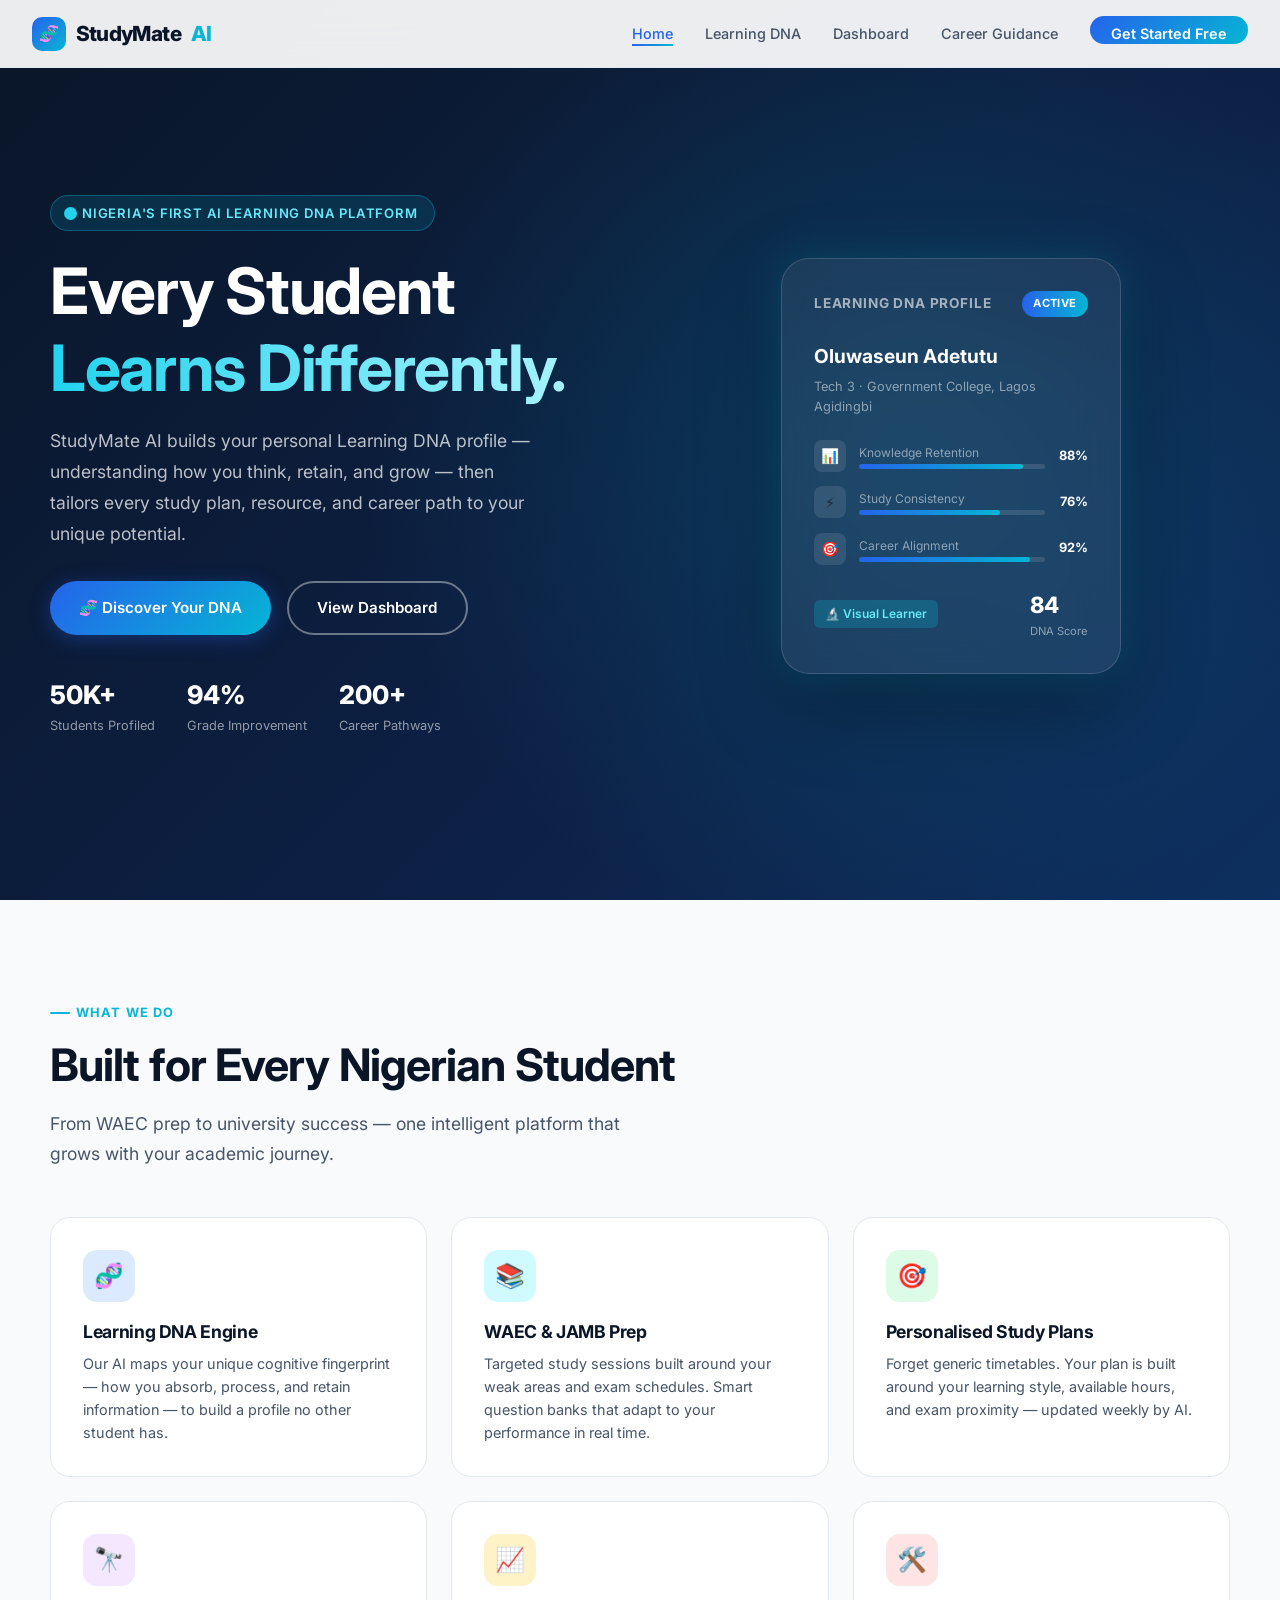
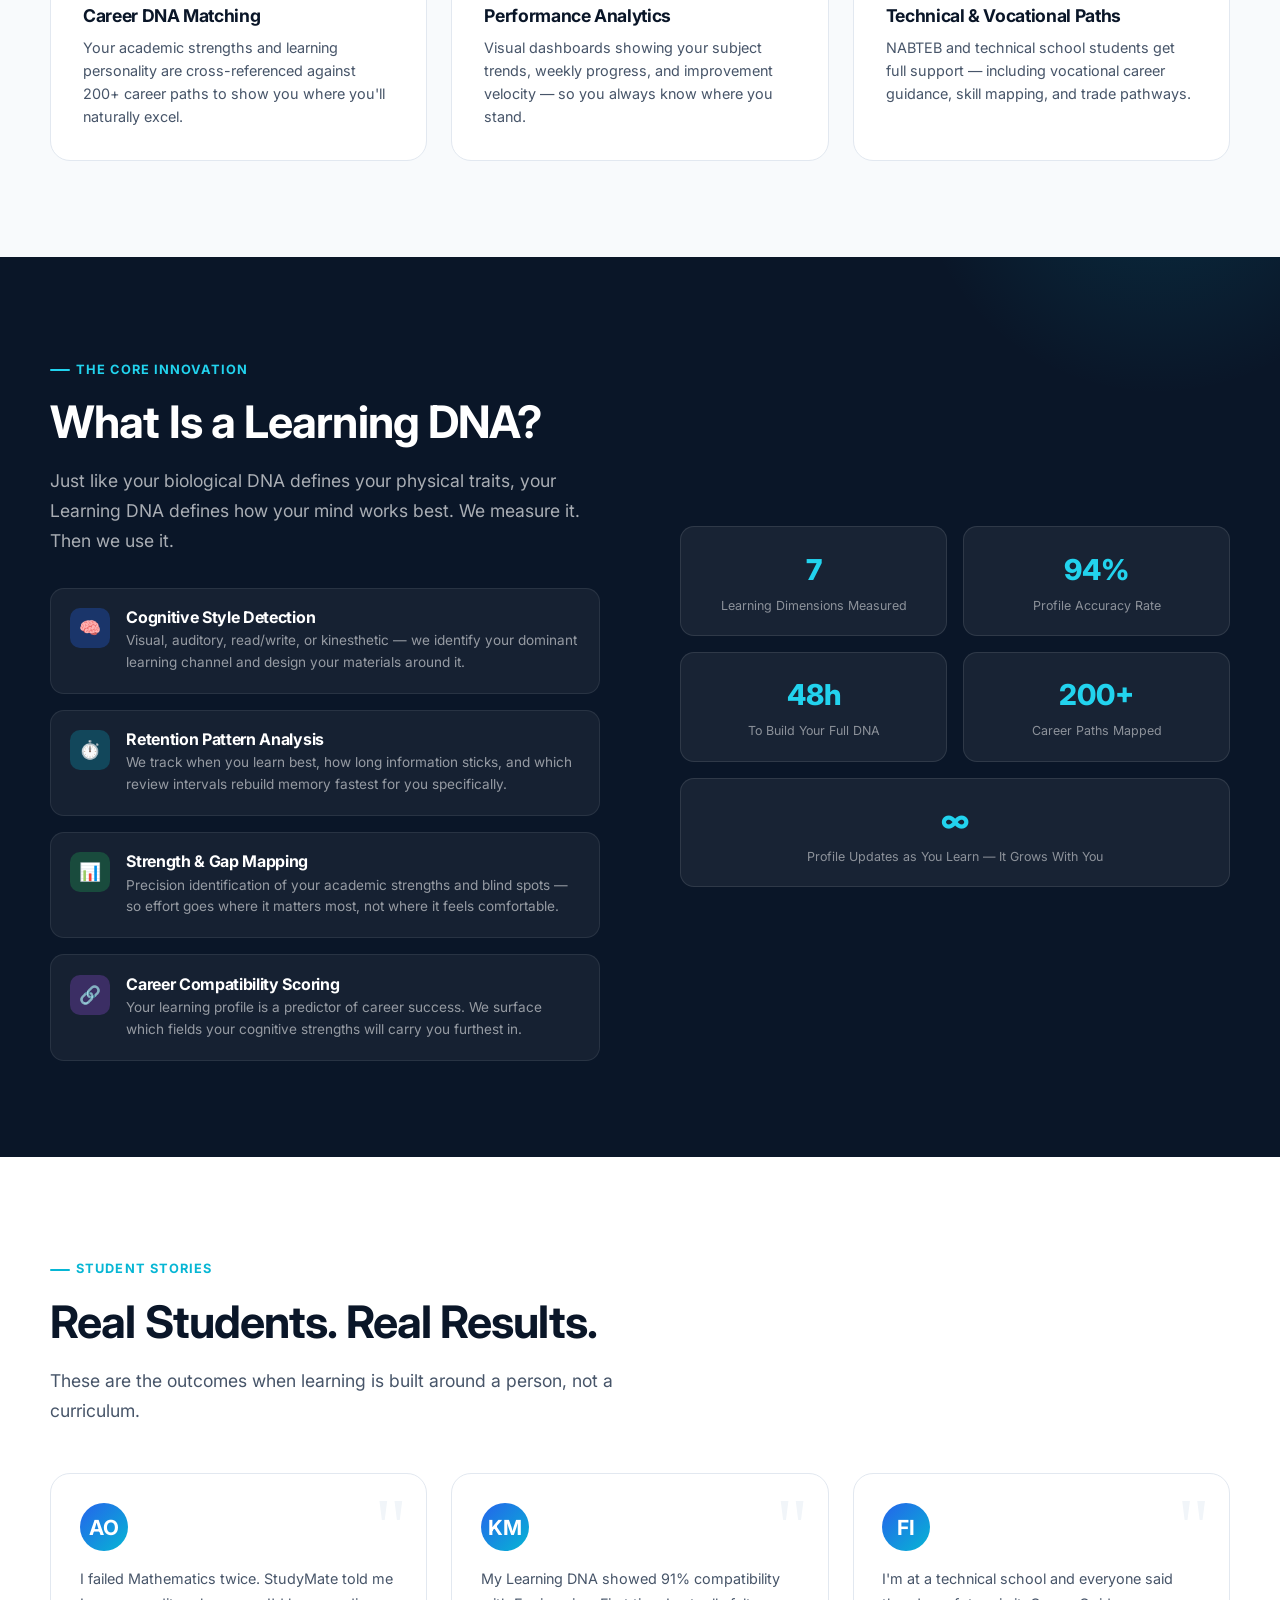
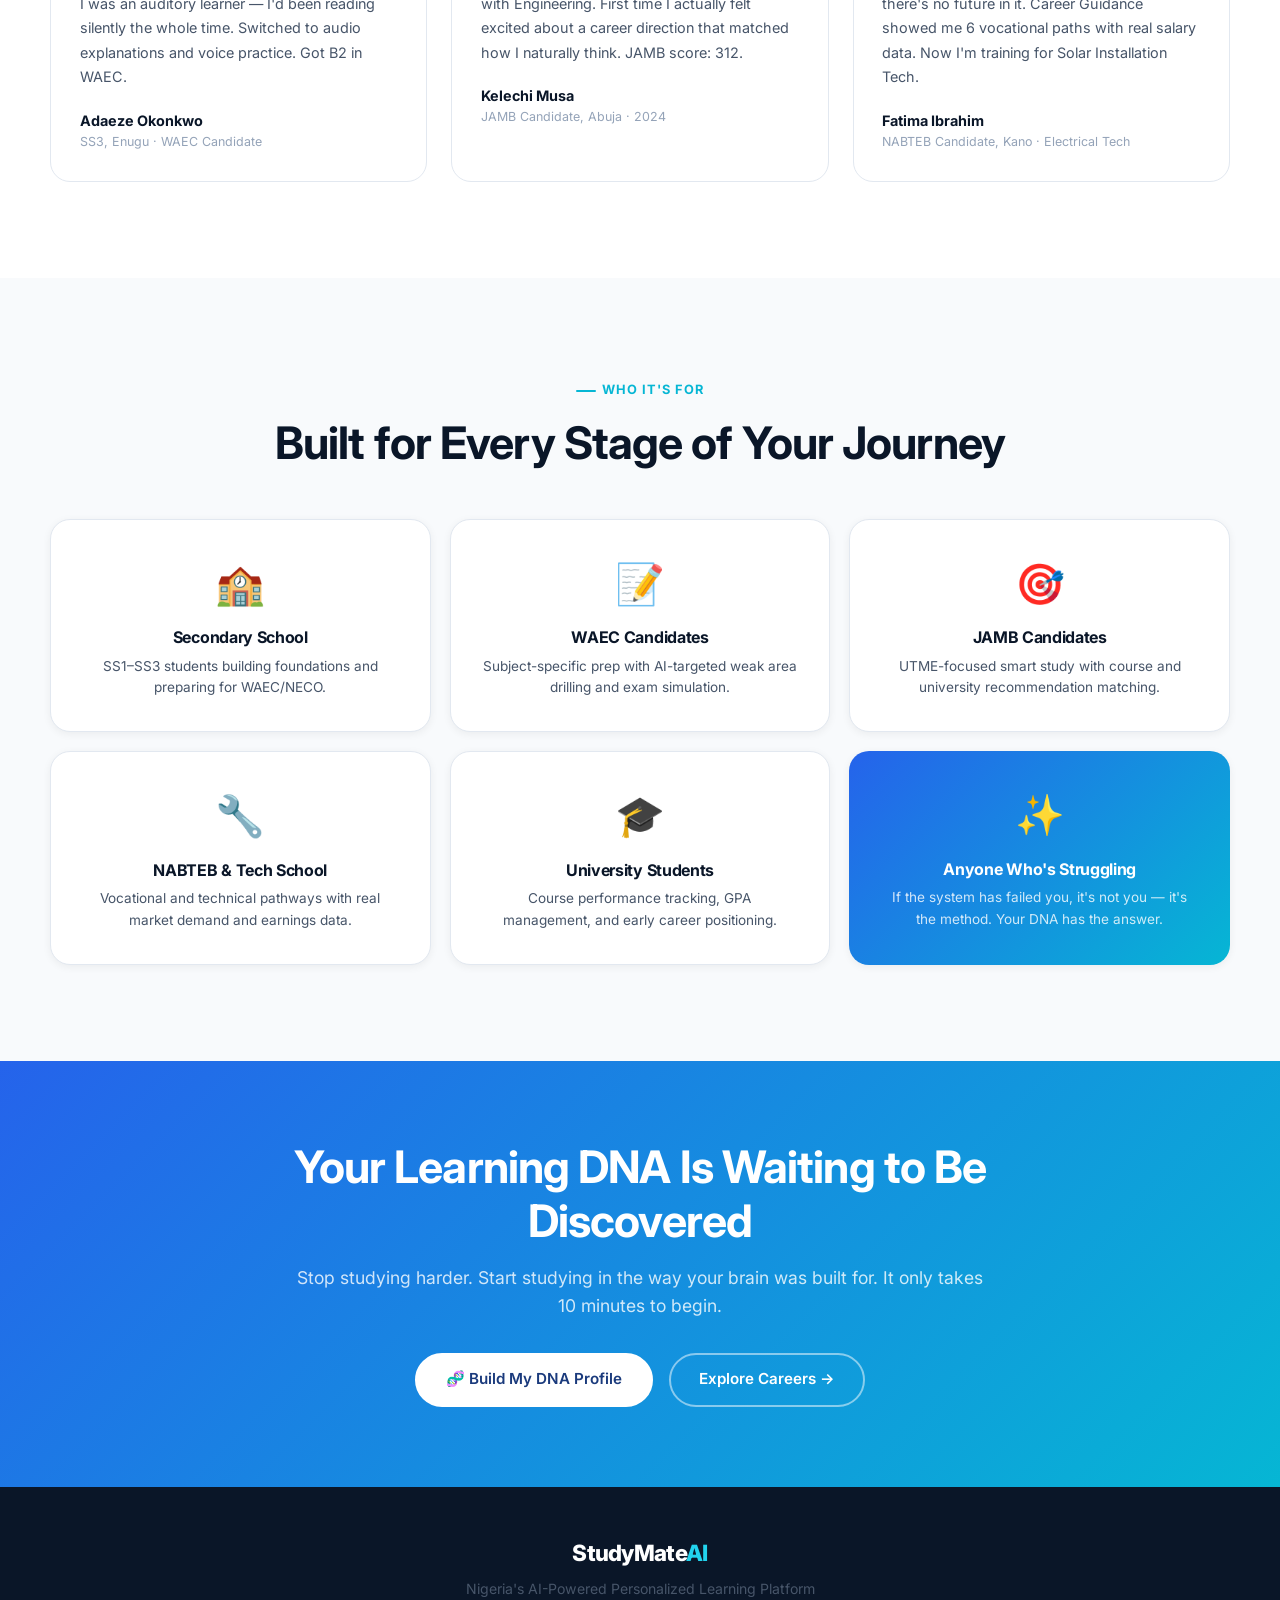
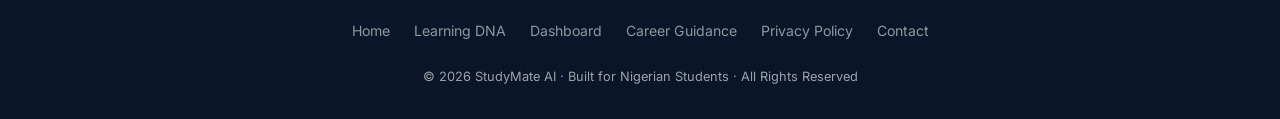
<file: index.html>
<!DOCTYPE html>
<html lang="en">
<head>
  <meta charset="UTF-8" />
  <meta name="viewport" content="width=device-width, initial-scale=1.0" />
  <title>StudyMate AI — Every Student Learns Differently</title>
  <link rel="stylesheet" href="style.css" />
  <link rel="preconnect" href="https://fonts.googleapis.com" />
  <link href="https://fonts.googleapis.com/css2?family=Inter:wght@400;500;600;700;800&display=swap" rel="stylesheet" />
</head>
<body>

<!-- ====== NAVBAR ====== -->
<nav class="navbar">
  <a href="index.html" class="nav-brand">
    <div class="brand-icon">🧬</div>
    StudyMate <span>AI</span>
  </a>
  <ul class="nav-links">
    <li><a href="index.html" class="active">Home</a></li>
    <li><a href="learning-dna.html">Learning DNA</a></li>
    <li><a href="dashboard.html">Dashboard</a></li>
    <li><a href="career-guidance.html">Career Guidance</a></li>
    <li><a href="learning-dna.html" class="nav-cta">Get Started Free</a></li>
  </ul>
  <button class="hamburger" aria-label="Menu">
    <span></span><span></span><span></span>
  </button>
</nav>
<div class="classList" id="classList">
<div class="mobile-menu">
  <a href="index.html">Home</a>
  <a href="learning-dna.html">Learning DNA</a>
  <a href="dashboard.html">Dashboard</a>
  <a href="career-guidance.html">Career Guidance</a>
  <a href="learning-dna.html" class="mobile-cta">Get Started Free</a>
</div>

</div>

<!-- ====== HERO ====== -->
<section class="hero">
  <div class="hero-grid">
    <div class="hero-content anim-fadeup">
      <div class="hero-eyebrow">
        <div class="dot"></div>
        Nigeria's First AI Learning DNA Platform
      </div>
      <h1>Every Student<br><em>Learns Differently.</em></h1>
      <p class="hero-sub">
        StudyMate AI builds your personal Learning DNA profile — understanding how you think, retain, and grow — then tailors every study plan, resource, and career path to your unique potential.
      </p>
      <div class="hero-btns">
        <a href="learning-dna.html" class="btn btn-primary">🧬 Discover Your DNA</a>
        <a href="dashboard.html" class="btn btn-outline">View Dashboard</a>
      </div>
      <div class="hero-stats">
        <div class="hero-stat">
          <strong>50K+</strong>
          <span>Students Profiled</span>
        </div>
        <div class="hero-stat">
          <strong>94%</strong>
          <span>Grade Improvement</span>
        </div>
        <div class="hero-stat">
          <strong>200+</strong>
          <span>Career Pathways</span>
        </div>
      </div>
    </div>

    <div class="hero-visual anim-fadeup anim-delay-3">
      <div class="dna-card">
        <div class="dna-card-header">
          <span class="dna-card-title">Learning DNA Profile</span>
          <span class="dna-badge">ACTIVE</span>
        </div>
        <div class="dna-name">Oluwaseun Adetutu</div>
        <div class="dna-school">Tech 3 ·  Government College, Lagos Agidingbi</div>
        <div class="dna-metrics">
          <div class="dna-metric-row">
            <div class="dna-metric-icon">📊</div>
            <div class="dna-metric-info">
              <div class="dna-metric-label">Knowledge Retention</div>
              <div class="dna-metric-bar"><div class="dna-metric-fill" style="width:88%"></div></div>
            </div>
            <div class="dna-metric-pct">88%</div>
          </div>
          <div class="dna-metric-row">
            <div class="dna-metric-icon">⚡</div>
            <div class="dna-metric-info">
              <div class="dna-metric-label">Study Consistency</div>
              <div class="dna-metric-bar"><div class="dna-metric-fill" style="width:76%"></div></div>
            </div>
            <div class="dna-metric-pct">76%</div>
          </div>
          <div class="dna-metric-row">
            <div class="dna-metric-icon">🎯</div>
            <div class="dna-metric-info">
              <div class="dna-metric-label">Career Alignment</div>
              <div class="dna-metric-bar"><div class="dna-metric-fill" style="width:92%"></div></div>
            </div>
            <div class="dna-metric-pct">92%</div>
          </div>
        </div>
        <div class="dna-footer">
          <div class="dna-style-tag">🔬 Visual Learner</div>
          <div>
            <div class="dna-score">84</div>
            <div class="dna-score-label">DNA Score</div>
          </div>
        </div>
      </div>
    </div>
  </div>
</section>

<!-- ====== FEATURES ====== -->
<section class="section features">
  <div class="container">
    <div class="section-tag">What We Do</div>
    <h2 class="section-title">Built for Every Nigerian Student</h2>
    <p class="section-subtitle">From WAEC prep to university success — one intelligent platform that grows with your academic journey.</p>

    <div class="features-grid">
      <div class="feature-card">
        <div class="feature-icon fi-blue">🧬</div>
        <h3>Learning DNA Engine</h3>
        <p>Our AI maps your unique cognitive fingerprint — how you absorb, process, and retain information — to build a profile no other student has.</p>
      </div>
      <div class="feature-card">
        <div class="feature-icon fi-cyan">📚</div>
        <h3>WAEC & JAMB Prep</h3>
        <p>Targeted study sessions built around your weak areas and exam schedules. Smart question banks that adapt to your performance in real time.</p>
      </div>
      <div class="feature-card">
        <div class="feature-icon fi-green">🎯</div>
        <h3>Personalised Study Plans</h3>
        <p>Forget generic timetables. Your plan is built around your learning style, available hours, and exam proximity — updated weekly by AI.</p>
      </div>
      <div class="feature-card">
        <div class="feature-icon fi-purple">🔭</div>
        <h3>Career DNA Matching</h3>
        <p>Your academic strengths and learning personality are cross-referenced against 200+ career paths to show you where you'll naturally excel.</p>
      </div>
      <div class="feature-card">
        <div class="feature-icon fi-amber">📈</div>
        <h3>Performance Analytics</h3>
        <p>Visual dashboards showing your subject trends, weekly progress, and improvement velocity — so you always know where you stand.</p>
      </div>
      <div class="feature-card">
        <div class="feature-icon fi-rose">🛠️</div>
        <h3>Technical & Vocational Paths</h3>
        <p>NABTEB and technical school students get full support — including vocational career guidance, skill mapping, and trade pathways.</p>
      </div>
    </div>
  </div>
</section>

<!-- ====== LEARNING DNA SECTION ====== -->
<section class="section dna-section">
  <div class="container">
    <div class="dna-section-grid">
      <div>
        <div class="section-tag">The Core Innovation</div>
        <h2 class="section-title">What Is a Learning DNA?</h2>
        <p class="section-subtitle">Just like your biological DNA defines your physical traits, your Learning DNA defines how your mind works best. We measure it. Then we use it.</p>

        <div class="dna-pillars">
          <div class="dna-pillar">
            <div class="dna-pillar-icon blue">🧠</div>
            <div>
              <h4>Cognitive Style Detection</h4>
              <p>Visual, auditory, read/write, or kinesthetic — we identify your dominant learning channel and design your materials around it.</p>
            </div>
          </div>
          <div class="dna-pillar">
            <div class="dna-pillar-icon cyan">⏱️</div>
            <div>
              <h4>Retention Pattern Analysis</h4>
              <p>We track when you learn best, how long information sticks, and which review intervals rebuild memory fastest for you specifically.</p>
            </div>
          </div>
          <div class="dna-pillar">
            <div class="dna-pillar-icon green">📊</div>
            <div>
              <h4>Strength & Gap Mapping</h4>
              <p>Precision identification of your academic strengths and blind spots — so effort goes where it matters most, not where it feels comfortable.</p>
            </div>
          </div>
          <div class="dna-pillar">
            <div class="dna-pillar-icon purple">🔗</div>
            <div>
              <h4>Career Compatibility Scoring</h4>
              <p>Your learning profile is a predictor of career success. We surface which fields your cognitive strengths will carry you furthest in.</p>
            </div>
          </div>
        </div>
      </div>

      <div class="dna-visual-grid">
        <div class="dna-vis-card">
          <div class="num">7</div>
          <div class="lbl">Learning Dimensions Measured</div>
        </div>
        <div class="dna-vis-card">
          <div class="num">94%</div>
          <div class="lbl">Profile Accuracy Rate</div>
        </div>
        <div class="dna-vis-card">
          <div class="num">48h</div>
          <div class="lbl">To Build Your Full DNA</div>
        </div>
        <div class="dna-vis-card">
          <div class="num">200+</div>
          <div class="lbl">Career Paths Mapped</div>
        </div>
        <div class="dna-vis-card" style="grid-column: 1 / -1;">
          <div class="num" style="color: var(--cyan-400);">∞</div>
          <div class="lbl">Profile Updates as You Learn — It Grows With You</div>
        </div>
      </div>
    </div>
  </div>
</section>

<!-- ====== STUDENT STORIES ====== -->
<section class="section students">
  <div class="container">
    <div class="section-tag">Student Stories</div>
    <h2 class="section-title">Real Students. Real Results.</h2>
    <p class="section-subtitle">These are the outcomes when learning is built around a person, not a curriculum.</p>

    <div class="student-cards">
      <div class="student-card">
        <div class="student-avatar">AO</div>
        <p class="student-quote">I failed Mathematics twice. StudyMate told me I was an auditory learner — I'd been reading silently the whole time. Switched to audio explanations and voice practice. Got B2 in WAEC.</p>
        <div class="student-name">Adaeze Okonkwo</div>
        <div class="student-label">SS3, Enugu · WAEC Candidate</div>
      </div>
      <div class="student-card">
        <div class="student-avatar">KM</div>
        <p class="student-quote">My Learning DNA showed 91% compatibility with Engineering. First time I actually felt excited about a career direction that matched how I naturally think. JAMB score: 312.</p>
        <div class="student-name">Kelechi Musa</div>
        <div class="student-label">JAMB Candidate, Abuja · 2024</div>
      </div>
      <div class="student-card">
        <div class="student-avatar">FI</div>
        <p class="student-quote">I'm at a technical school and everyone said there's no future in it. Career Guidance showed me 6 vocational paths with real salary data. Now I'm training for Solar Installation Tech.</p>
        <div class="student-name">Fatima Ibrahim</div>
        <div class="student-label">NABTEB Candidate, Kano · Electrical Tech</div>
      </div>
    </div>
  </div>
</section>

<!-- ====== WHO IS THIS FOR ====== -->
<section class="section" style="background: var(--gray-50);">
  <div class="container">
    <div style="text-align: center; margin-bottom: 3rem;">
      <div class="section-tag" style="justify-content: center;">Who It's For</div>
      <h2 class="section-title">Built for Every Stage of Your Journey</h2>
    </div>
    <div class="grid-3" style="gap: 1.2rem;">
      <div class="card" style="text-align: center; padding: 2rem;">
        <div style="font-size: 2.5rem; margin-bottom: .8rem;">🏫</div>
        <h3 style="color: var(--blue-900); margin-bottom: .5rem; font-size: 1rem;">Secondary School</h3>
        <p style="font-size: .85rem;">SS1–SS3 students building foundations and preparing for WAEC/NECO.</p>
      </div>
      <div class="card" style="text-align: center; padding: 2rem;">
        <div style="font-size: 2.5rem; margin-bottom: .8rem;">📝</div>
        <h3 style="color: var(--blue-900); margin-bottom: .5rem; font-size: 1rem;">WAEC Candidates</h3>
        <p style="font-size: .85rem;">Subject-specific prep with AI-targeted weak area drilling and exam simulation.</p>
      </div>
      <div class="card" style="text-align: center; padding: 2rem;">
        <div style="font-size: 2.5rem; margin-bottom: .8rem;">🎯</div>
        <h3 style="color: var(--blue-900); margin-bottom: .5rem; font-size: 1rem;">JAMB Candidates</h3>
        <p style="font-size: .85rem;">UTME-focused smart study with course and university recommendation matching.</p>
      </div>
      <div class="card" style="text-align: center; padding: 2rem;">
        <div style="font-size: 2.5rem; margin-bottom: .8rem;">🔧</div>
        <h3 style="color: var(--blue-900); margin-bottom: .5rem; font-size: 1rem;">NABTEB & Tech School</h3>
        <p style="font-size: .85rem;">Vocational and technical pathways with real market demand and earnings data.</p>
      </div>
      <div class="card" style="text-align: center; padding: 2rem;">
        <div style="font-size: 2.5rem; margin-bottom: .8rem;">🎓</div>
        <h3 style="color: var(--blue-900); margin-bottom: .5rem; font-size: 1rem;">University Students</h3>
        <p style="font-size: .85rem;">Course performance tracking, GPA management, and early career positioning.</p>
      </div>
      <div class="card" style="text-align: center; padding: 2rem; background: var(--grad-primary); border: none;">
        <div style="font-size: 2.5rem; margin-bottom: .8rem;">✨</div>
        <h3 style="color: var(--white); margin-bottom: .5rem; font-size: 1rem;">Anyone Who's Struggling</h3>
        <p style="font-size: .85rem; color: rgba(255,255,255,.8);">If the system has failed you, it's not you — it's the method. Your DNA has the answer.</p>
      </div>
    </div>
  </div>
</section>

<!-- ====== CTA BAND ====== -->
<section class="cta-band">
  <div class="container" style="max-width: 700px;">
    <h2>Your Learning DNA Is Waiting to Be Discovered</h2>
    <p>Stop studying harder. Start studying in the way your brain was built for. It only takes 10 minutes to begin.</p>
    <div style="display: flex; gap: 1rem; justify-content: center; flex-wrap: wrap;">
      <a href="learning-dna.html" class="btn btn-outline" style="background: white; color: var(--blue-600); border-color: white;">🧬 Build My DNA Profile</a>
      <a href="career-guidance.html" class="btn btn-outline">Explore Careers →</a>
    </div>
  </div>
</section>

<!-- ====== FOOTER ====== -->
<footer class="footer">
  <div class="footer-brand">StudyMate<span>AI</span></div>
  <p style="font-size:.88rem; margin-top:.3rem;">Nigeria's AI-Powered Personalized Learning Platform</p>
  <div class="footer-links">
    <a href="index.html">Home</a>
    <a href="learning-dna.html">Learning DNA</a>
    <a href="dashboard.html">Dashboard</a>
    <a href="career-guidance.html">Career Guidance</a>
    <a href="#">Privacy Policy</a>
    <a href="#">Contact</a>
  </div>
  <div class="footer-copy">© 2026 StudyMate AI · Built for Nigerian Students · All Rights Reserved</div>
</footer>

<script src="app.js"></script>
</body>
</html>
</file>
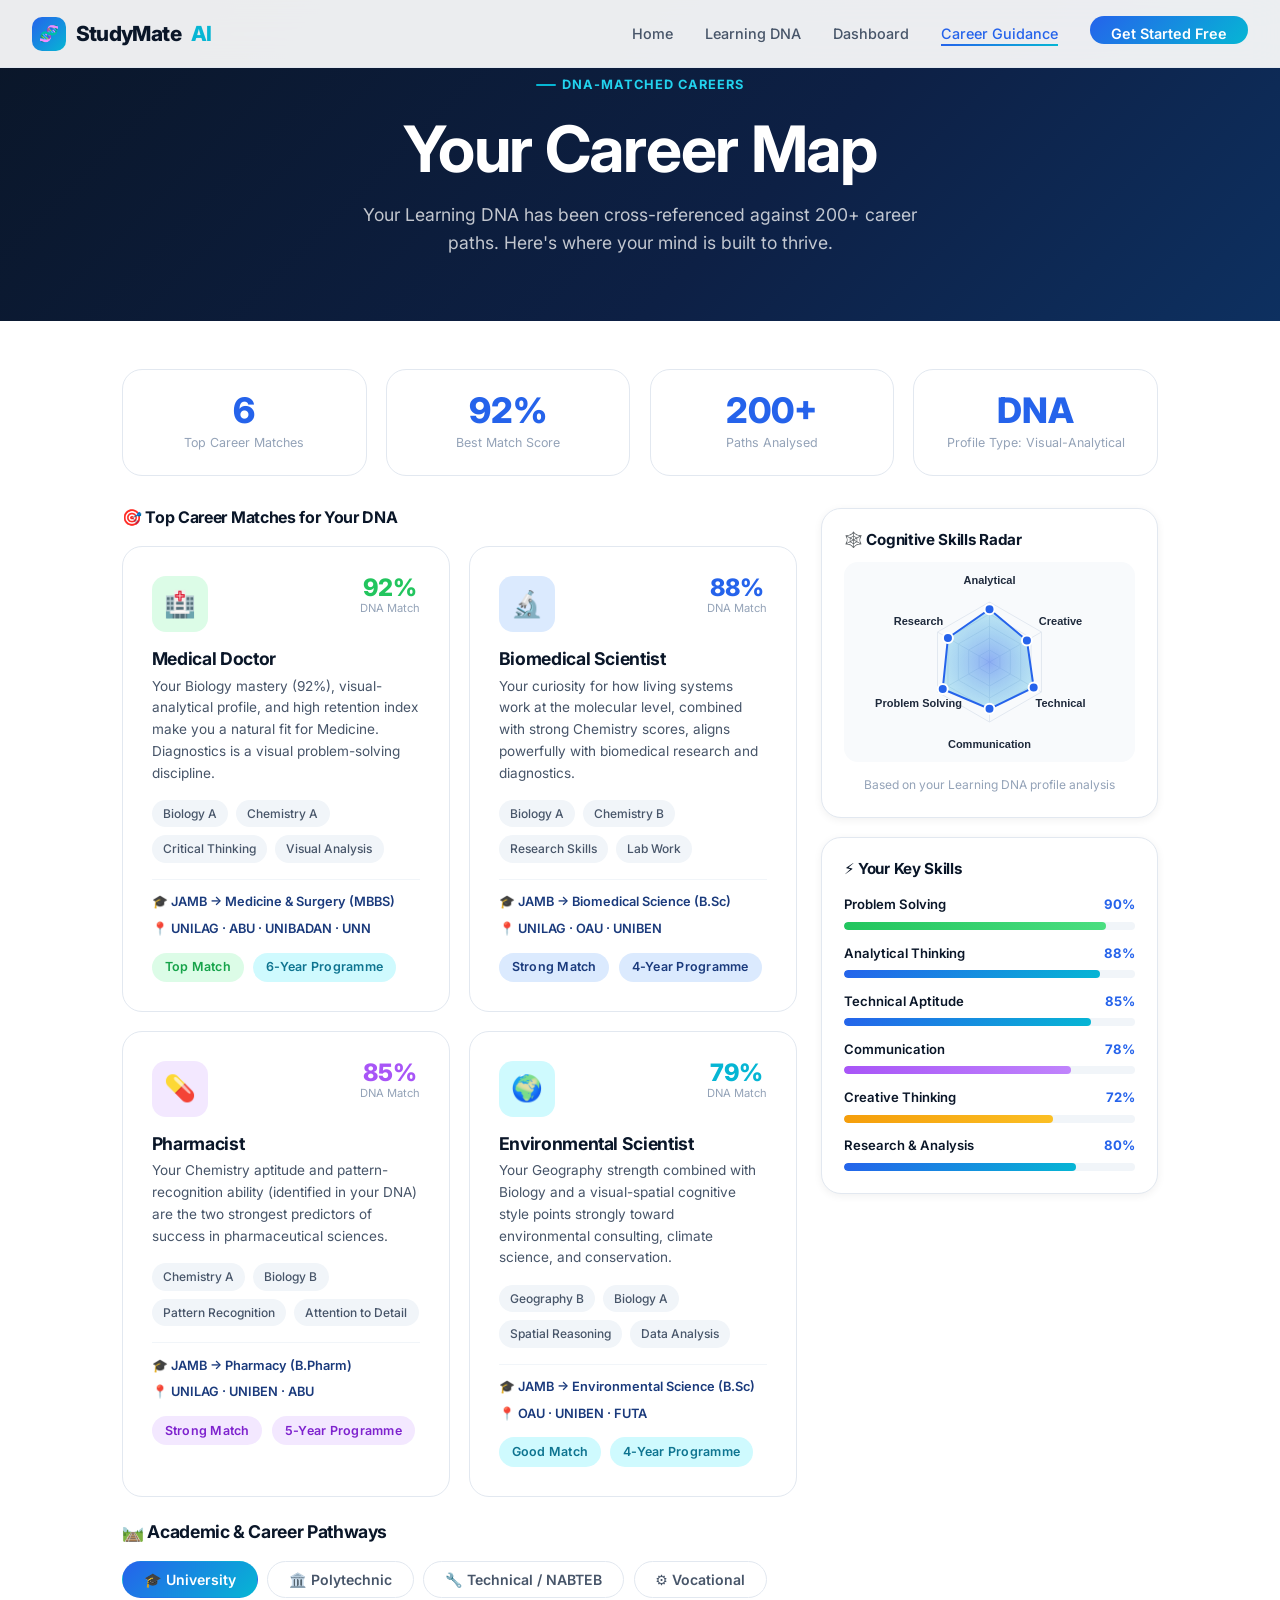
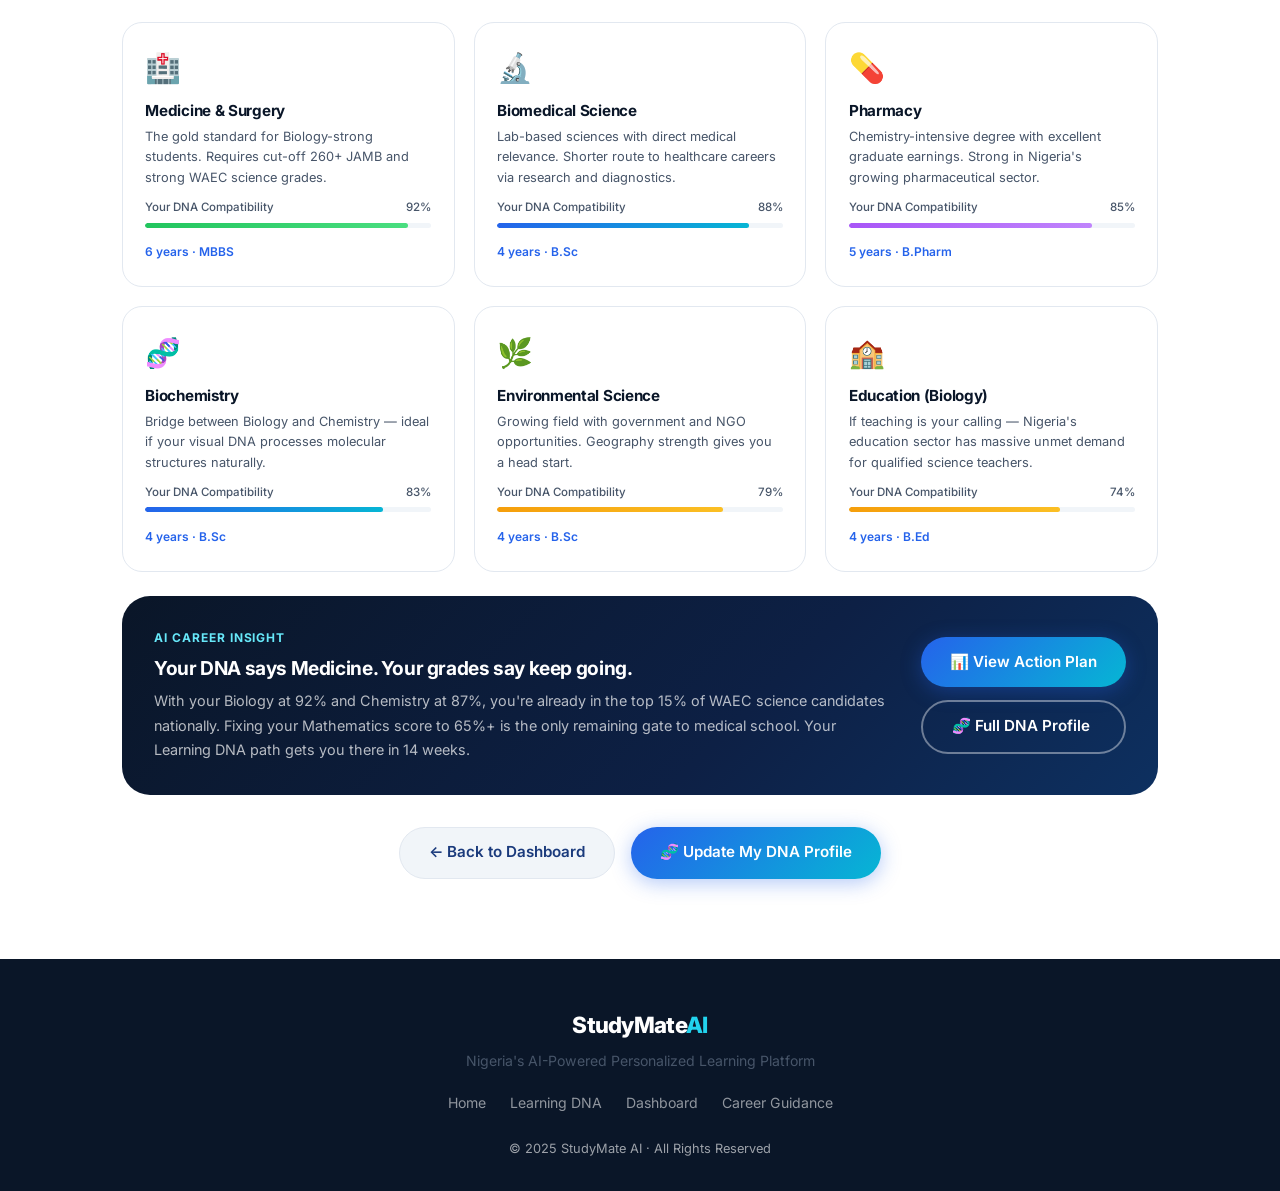
<file: career-guidance.html>
<!DOCTYPE html>
<html lang="en">
<head>
  <meta charset="UTF-8" />
  <meta name="viewport" content="width=device-width, initial-scale=1.0" />
  <title>Career Guidance — StudyMate AI</title>
  <link rel="stylesheet" href="style.css" />
  <link href="https://fonts.googleapis.com/css2?family=Inter:wght@400;500;600;700;800&display=swap" rel="stylesheet" />
</head>
<body>

<!-- NAVBAR -->
<nav class="navbar">
  <a href="index.html" class="nav-brand">
    <div class="brand-icon">🧬</div>
    StudyMate <span>AI</span>
  </a>
  <ul class="nav-links">
    <li><a href="index.html">Home</a></li>
    <li><a href="learning-dna.html">Learning DNA</a></li>
    <li><a href="dashboard.html">Dashboard</a></li>
    <li><a href="career-guidance.html" class="active">Career Guidance</a></li>
    <li><a href="learning-dna.html" class="nav-cta">Get Started Free</a></li>
  </ul>
  <button class="hamburger" aria-label="Menu">
    <span></span><span></span><span></span>
  </button>
</nav>

<div class="mobile-menu">
  <a href="index.html">Home</a>
  <a href="learning-dna.html">Learning DNA</a>
  <a href="dashboard.html">Dashboard</a>
  <a href="career-guidance.html">Career Guidance</a>
  <a href="learning-dna.html" class="mobile-cta">Get Started Free</a>
</div>

<!-- PAGE HERO -->
<div class="page-hero career-page">
  <div class="section-tag" style="justify-content:center; color:var(--cyan-400);">DNA-Matched Careers</div>
  <h1>Your Career Map</h1>
  <p>Your Learning DNA has been cross-referenced against 200+ career paths. Here's where your mind is built to thrive.</p>
</div>

<!-- CAREER CONTENT -->
<div class="career-content" style="max-width: 1100px; margin: 0 auto;">

  <!-- Summary Stats -->
  <div class="career-summary">
    <div class="career-stat-card">
      <div class="big">6</div>
      <div class="lbl">Top Career Matches</div>
    </div>
    <div class="career-stat-card">
      <div class="big">92%</div>
      <div class="lbl">Best Match Score</div>
    </div>
    <div class="career-stat-card">
      <div class="big">200+</div>
      <div class="lbl">Paths Analysed</div>
    </div>
    <div class="career-stat-card">
      <div class="big">DNA</div>
      <div class="lbl">Profile Type: Visual-Analytical</div>
    </div>
  </div>

  <!-- Main Career Grid + Radar Chart -->
  <div class="career-main-grid" style="margin-bottom: 1.5rem;">

    <!-- Top Career Cards -->
    <div>
      <h3 style="font-size: 1rem; color: var(--blue-900); margin-bottom: 1.2rem;">🎯 Top Career Matches for Your DNA</h3>
      <div class="career-cards-grid">

        <div class="career-card">
          <div class="career-card-header">
            <div class="career-icon fi-green">🏥</div>
            <div class="match-ring">
              <div class="match-num" style="color:var(--green-500);">92%</div>
              <div class="match-lbl">DNA Match</div>
            </div>
          </div>
          <h3>Medical Doctor</h3>
          <p>Your Biology mastery (92%), visual-analytical profile, and high retention index make you a natural fit for Medicine. Diagnostics is a visual problem-solving discipline.</p>
          <div class="skill-tags">
            <span class="skill-tag">Biology A</span>
            <span class="skill-tag">Chemistry A</span>
            <span class="skill-tag">Critical Thinking</span>
            <span class="skill-tag">Visual Analysis</span>
          </div>
          <div style="border-top:1px solid var(--gray-100); padding-top:.8rem; margin-top:.5rem;">
            <div class="pathway">🎓 JAMB → Medicine & Surgery (MBBS)</div>
            <div class="pathway" style="margin-top:.4rem;">📍 UNILAG · ABU · UNIBADAN · UNN</div>
          </div>
          <div style="display:flex; align-items:center; gap:.6rem; margin-top:.8rem;">
            <span class="badge badge-green">Top Match</span>
            <span class="badge badge-cyan">6-Year Programme</span>
          </div>
        </div>

        <div class="career-card">
          <div class="career-card-header">
            <div class="career-icon fi-blue">🔬</div>
            <div class="match-ring">
              <div class="match-num">88%</div>
              <div class="match-lbl">DNA Match</div>
            </div>
          </div>
          <h3>Biomedical Scientist</h3>
          <p>Your curiosity for how living systems work at the molecular level, combined with strong Chemistry scores, aligns powerfully with biomedical research and diagnostics.</p>
          <div class="skill-tags">
            <span class="skill-tag">Biology A</span>
            <span class="skill-tag">Chemistry B</span>
            <span class="skill-tag">Research Skills</span>
            <span class="skill-tag">Lab Work</span>
          </div>
          <div style="border-top:1px solid var(--gray-100); padding-top:.8rem; margin-top:.5rem;">
            <div class="pathway">🎓 JAMB → Biomedical Science (B.Sc)</div>
            <div class="pathway" style="margin-top:.4rem;">📍 UNILAG · OAU · UNIBEN</div>
          </div>
          <div style="display:flex; align-items:center; gap:.6rem; margin-top:.8rem;">
            <span class="badge badge-blue">Strong Match</span>
            <span class="badge badge-blue">4-Year Programme</span>
          </div>
        </div>

        <div class="career-card">
          <div class="career-card-header">
            <div class="career-icon fi-purple">💊</div>
            <div class="match-ring">
              <div class="match-num" style="color:var(--purple-500);">85%</div>
              <div class="match-lbl">DNA Match</div>
            </div>
          </div>
          <h3>Pharmacist</h3>
          <p>Your Chemistry aptitude and pattern-recognition ability (identified in your DNA) are the two strongest predictors of success in pharmaceutical sciences.</p>
          <div class="skill-tags">
            <span class="skill-tag">Chemistry A</span>
            <span class="skill-tag">Biology B</span>
            <span class="skill-tag">Pattern Recognition</span>
            <span class="skill-tag">Attention to Detail</span>
          </div>
          <div style="border-top:1px solid var(--gray-100); padding-top:.8rem; margin-top:.5rem;">
            <div class="pathway">🎓 JAMB → Pharmacy (B.Pharm)</div>
            <div class="pathway" style="margin-top:.4rem;">📍 UNILAG · UNIBEN · ABU</div>
          </div>
          <div style="display:flex; align-items:center; gap:.6rem; margin-top:.8rem;">
            <span class="badge badge-purple">Strong Match</span>
            <span class="badge badge-purple">5-Year Programme</span>
          </div>
        </div>

        <div class="career-card">
          <div class="career-card-header">
            <div class="career-icon fi-cyan">🌍</div>
            <div class="match-ring">
              <div class="match-num" style="color:var(--cyan-500);">79%</div>
              <div class="match-lbl">DNA Match</div>
            </div>
          </div>
          <h3>Environmental Scientist</h3>
          <p>Your Geography strength combined with Biology and a visual-spatial cognitive style points strongly toward environmental consulting, climate science, and conservation.</p>
          <div class="skill-tags">
            <span class="skill-tag">Geography B</span>
            <span class="skill-tag">Biology A</span>
            <span class="skill-tag">Spatial Reasoning</span>
            <span class="skill-tag">Data Analysis</span>
          </div>
          <div style="border-top:1px solid var(--gray-100); padding-top:.8rem; margin-top:.5rem;">
            <div class="pathway">🎓 JAMB → Environmental Science (B.Sc)</div>
            <div class="pathway" style="margin-top:.4rem;">📍 OAU · UNIBEN · FUTA</div>
          </div>
          <div style="display:flex; align-items:center; gap:.6rem; margin-top:.8rem;">
            <span class="badge badge-cyan">Good Match</span>
            <span class="badge badge-cyan">4-Year Programme</span>
          </div>
        </div>

      </div>
    </div>

    <!-- Radar Chart + Skills -->
    <div style="display: flex; flex-direction: column; gap: 1.2rem;">

      <div class="card" style="padding: 1.4rem;">
        <h3 style="font-size:.95rem; color:var(--blue-900); margin-bottom:.8rem;">🕸️ Cognitive Skills Radar</h3>
        <div class="chart-container" style="height: 200px;">
          <canvas id="radarChart" style="width:100%; height:200px;"></canvas>
        </div>
        <p style="font-size:.75rem; color:var(--gray-400); margin-top:.8rem; text-align:center;">Based on your Learning DNA profile analysis</p>
      </div>

      <div class="card" style="padding: 1.4rem;">
        <h3 style="font-size:.95rem; color:var(--blue-900); margin-bottom:1rem;">⚡ Your Key Skills</h3>
        <div style="display: flex; flex-direction: column; gap: .8rem;">
          <div>
            <div class="progress-label"><span style="font-size:.82rem; font-weight:600; color:var(--blue-900);">Problem Solving</span><span style="font-size:.82rem; font-weight:700; color:var(--blue-500);">90%</span></div>
            <div class="progress-track"><div class="progress-fill green" data-width="90"></div></div>
          </div>
          <div>
            <div class="progress-label"><span style="font-size:.82rem; font-weight:600; color:var(--blue-900);">Analytical Thinking</span><span style="font-size:.82rem; font-weight:700; color:var(--blue-500);">88%</span></div>
            <div class="progress-track"><div class="progress-fill" data-width="88"></div></div>
          </div>
          <div>
            <div class="progress-label"><span style="font-size:.82rem; font-weight:600; color:var(--blue-900);">Technical Aptitude</span><span style="font-size:.82rem; font-weight:700; color:var(--blue-500);">85%</span></div>
            <div class="progress-track"><div class="progress-fill" data-width="85"></div></div>
          </div>
          <div>
            <div class="progress-label"><span style="font-size:.82rem; font-weight:600; color:var(--blue-900);">Communication</span><span style="font-size:.82rem; font-weight:700; color:var(--blue-500);">78%</span></div>
            <div class="progress-track"><div class="progress-fill purple" data-width="78"></div></div>
          </div>
          <div>
            <div class="progress-label"><span style="font-size:.82rem; font-weight:600; color:var(--blue-900);">Creative Thinking</span><span style="font-size:.82rem; font-weight:700; color:var(--blue-500);">72%</span></div>
            <div class="progress-track"><div class="progress-fill amber" data-width="72"></div></div>
          </div>
          <div>
            <div class="progress-label"><span style="font-size:.82rem; font-weight:600; color:var(--blue-900);">Research & Analysis</span><span style="font-size:.82rem; font-weight:700; color:var(--blue-500);">80%</span></div>
            <div class="progress-track"><div class="progress-fill" data-width="80"></div></div>
          </div>
        </div>
      </div>

    </div>

  </div><!-- end career-main-grid -->

  <!-- Academic Pathways Tabs -->
  <div class="pathway-section">
    <h3 style="font-size:1.1rem; color:var(--blue-900); margin-bottom:1.2rem;">🛤️ Academic & Career Pathways</h3>

    <div class="pathway-tabs">
      <button class="tab-btn active" data-tab="university-panel">🎓 University</button>
      <button class="tab-btn" data-tab="polytechnic-panel">🏛️ Polytechnic</button>
      <button class="tab-btn" data-tab="technical-panel">🔧 Technical / NABTEB</button>
      <button class="tab-btn" data-tab="vocational-panel">⚙️ Vocational</button>
    </div>

    <!-- University Panel -->
    <div id="university-panel" class="pathway-panel pathway-grid">
      <div class="pathway-card">
        <div class="p-icon">🏥</div>
        <h4>Medicine & Surgery</h4>
        <p>The gold standard for Biology-strong students. Requires cut-off 260+ JAMB and strong WAEC science grades.</p>
        <div style="margin-top:.6rem;">
          <div class="progress-wrap" style="margin-bottom:.3rem;">
            <div class="progress-label" style="font-size:.72rem;"><span>Your DNA Compatibility</span><span>92%</span></div>
            <div class="progress-track" style="height:5px;"><div class="progress-fill green" data-width="92"></div></div>
          </div>
        </div>
        <span class="pathway-duration">6 years · MBBS</span>
      </div>
      <div class="pathway-card">
        <div class="p-icon">🔬</div>
        <h4>Biomedical Science</h4>
        <p>Lab-based sciences with direct medical relevance. Shorter route to healthcare careers via research and diagnostics.</p>
        <div style="margin-top:.6rem;">
          <div class="progress-wrap" style="margin-bottom:.3rem;">
            <div class="progress-label" style="font-size:.72rem;"><span>Your DNA Compatibility</span><span>88%</span></div>
            <div class="progress-track" style="height:5px;"><div class="progress-fill" data-width="88"></div></div>
          </div>
        </div>
        <span class="pathway-duration">4 years · B.Sc</span>
      </div>
      <div class="pathway-card">
        <div class="p-icon">💊</div>
        <h4>Pharmacy</h4>
        <p>Chemistry-intensive degree with excellent graduate earnings. Strong in Nigeria's growing pharmaceutical sector.</p>
        <div style="margin-top:.6rem;">
          <div class="progress-wrap" style="margin-bottom:.3rem;">
            <div class="progress-label" style="font-size:.72rem;"><span>Your DNA Compatibility</span><span>85%</span></div>
            <div class="progress-track" style="height:5px;"><div class="progress-fill purple" data-width="85"></div></div>
          </div>
        </div>
        <span class="pathway-duration">5 years · B.Pharm</span>
      </div>
      <div class="pathway-card">
        <div class="p-icon">🧬</div>
        <h4>Biochemistry</h4>
        <p>Bridge between Biology and Chemistry — ideal if your visual DNA processes molecular structures naturally.</p>
        <div style="margin-top:.6rem;">
          <div class="progress-wrap" style="margin-bottom:.3rem;">
            <div class="progress-label" style="font-size:.72rem;"><span>Your DNA Compatibility</span><span>83%</span></div>
            <div class="progress-track" style="height:5px;"><div class="progress-fill" data-width="83"></div></div>
          </div>
        </div>
        <span class="pathway-duration">4 years · B.Sc</span>
      </div>
      <div class="pathway-card">
        <div class="p-icon">🌿</div>
        <h4>Environmental Science</h4>
        <p>Growing field with government and NGO opportunities. Geography strength gives you a head start.</p>
        <div style="margin-top:.6rem;">
          <div class="progress-wrap" style="margin-bottom:.3rem;">
            <div class="progress-label" style="font-size:.72rem;"><span>Your DNA Compatibility</span><span>79%</span></div>
            <div class="progress-track" style="height:5px;"><div class="progress-fill amber" data-width="79"></div></div>
          </div>
        </div>
        <span class="pathway-duration">4 years · B.Sc</span>
      </div>
      <div class="pathway-card">
        <div class="p-icon">🏫</div>
        <h4>Education (Biology)</h4>
        <p>If teaching is your calling — Nigeria's education sector has massive unmet demand for qualified science teachers.</p>
        <div style="margin-top:.6rem;">
          <div class="progress-wrap" style="margin-bottom:.3rem;">
            <div class="progress-label" style="font-size:.72rem;"><span>Your DNA Compatibility</span><span>74%</span></div>
            <div class="progress-track" style="height:5px;"><div class="progress-fill amber" data-width="74"></div></div>
          </div>
        </div>
        <span class="pathway-duration">4 years · B.Ed</span>
      </div>
    </div>

    <!-- Polytechnic Panel -->
    <div id="polytechnic-panel" class="pathway-panel pathway-grid" style="display:none;">
      <div class="pathway-card">
        <div class="p-icon">🏥</div>
        <h4>Medical Laboratory Science (HND)</h4>
        <p>Polytechnic route to clinical diagnostics. Strong employment in hospitals, labs, and public health agencies.</p>
        <span class="pathway-duration">3 years HND · FCMLS Certification</span>
      </div>
      <div class="pathway-card">
        <div class="p-icon">💉</div>
        <h4>Health Information Management</h4>
        <p>Combines your organisational skills with health systems. Growing field with digital health records expansion.</p>
        <span class="pathway-duration">2 years ND · 2 years HND</span>
      </div>
      <div class="pathway-card">
        <div class="p-icon">🌱</div>
        <h4>Agricultural Technology</h4>
        <p>Food security is one of Nigeria's biggest growth sectors. Your Biology knowledge applies directly here.</p>
        <span class="pathway-duration">2 years ND · 2 years HND</span>
      </div>
      <div class="pathway-card">
        <div class="p-icon">🧪</div>
        <h4>Science Laboratory Technology</h4>
        <p>Prepares you for industrial, pharmaceutical, and research labs across Nigeria and internationally.</p>
        <span class="pathway-duration">2 years ND · 2 years HND</span>
      </div>
      <div class="pathway-card">
        <div class="p-icon">📊</div>
        <h4>Statistics</h4>
        <p>Strong analytical DNA match. Government agencies, banks, and NGOs constantly need data professionals.</p>
        <span class="pathway-duration">2 years ND · 2 years HND</span>
      </div>
      <div class="pathway-card">
        <div class="p-icon">🏛️</div>
        <h4>Public Administration</h4>
        <p>Your communication strength and analytical profile translate well into civil service and government careers.</p>
        <span class="pathway-duration">2 years ND · 2 years HND</span>
      </div>
    </div>

    <!-- Technical Panel -->
    <div id="technical-panel" class="pathway-panel pathway-grid" style="display:none;">
      <div class="pathway-card">
        <div class="p-icon">⚡</div>
        <h4>Electrical Installation Technology</h4>
        <p>High-demand skill across construction, industrial, and renewable energy sectors. Licenses available via NABTEB and SON certification.</p>
        <span class="pathway-duration">2–3 years NABTEB · Trade Test Level 1-3</span>
      </div>
      <div class="pathway-card">
        <div class="p-icon">🔩</div>
        <h4>Mechanical Engineering Technology</h4>
        <p>Covers automotive, manufacturing, and industrial maintenance. Strong graduate employment in oil & gas sector.</p>
        <span class="pathway-duration">2–3 years Technical Certificate</span>
      </div>
      <div class="pathway-card">
        <div class="p-icon">🏗️</div>
        <h4>Building Technology</h4>
        <p>Nigeria's construction boom creates massive demand. Visual spatial skills in your DNA are a natural advantage here.</p>
        <span class="pathway-duration">2 years NABTEB Certificate</span>
      </div>
      <div class="pathway-card">
        <div class="p-icon">💻</div>
        <h4>Computer Craft Practice</h4>
        <p>Entry point to Nigeria's tech ecosystem. Hardware, networking, and basic programming skills in one programme.</p>
        <span class="pathway-duration">1.5–2 years NABTEB Certificate</span>
      </div>
      <div class="pathway-card">
        <div class="p-icon">🍳</div>
        <h4>Catering & Hotel Management</h4>
        <p>Hospitality is growing. Nigeria's tourism sector and hotel industry need trained professionals at every level.</p>
        <span class="pathway-duration">2 years NABTEB Certificate</span>
      </div>
      <div class="pathway-card">
        <div class="p-icon">✂️</div>
        <h4>Fashion Design & Clothing Technology</h4>
        <p>Nigeria's fashion industry is globally recognised. Technical school training opens doors to entrepreneurship and export.</p>
        <span class="pathway-duration">2 years · NABTEB Certified</span>
      </div>
    </div>

    <!-- Vocational Panel -->
    <div id="vocational-panel" class="pathway-panel pathway-grid" style="display:none;">
      <div class="pathway-card">
        <div class="p-icon">☀️</div>
        <h4>Solar Energy Installation</h4>
        <p>Nigeria's #1 fastest-growing trade. With over 80M households off-grid, solar technicians earn ₦200K–₦500K/month.</p>
        <span class="pathway-duration">6 months · NECA Certified</span>
      </div>
      <div class="pathway-card">
        <div class="p-icon">📱</div>
        <h4>Mobile Device & Electronics Repair</h4>
        <p>120M+ smartphones in Nigeria. Certified technicians are in constant demand. Low startup cost, high earning potential.</p>
        <span class="pathway-duration">3–6 months · Self-employed path</span>
      </div>
      <div class="pathway-card">
        <div class="p-icon">🚗</div>
        <h4>Auto Mechanics & Diagnostics</h4>
        <p>Modern vehicles need digital diagnostic skills, not just mechanical. Huge gap in the market for trained technicians.</p>
        <span class="pathway-duration">1 year · FAN / NADDC Certified</span>
      </div>
      <div class="pathway-card">
        <div class="p-icon">🎨</div>
        <h4>Graphic Design & Digital Media</h4>
        <p>Creative economy is booming. Freelance digital designers in Nigeria earn $500–$3000/month serving global clients.</p>
        <span class="pathway-duration">3–6 months intensive · Portfolio-based</span>
      </div>
      <div class="pathway-card">
        <div class="p-icon">🌾</div>
        <h4>Commercial Farming & Agribusiness</h4>
        <p>Government-backed and investor-funded. Aquaculture, poultry, and crop farming remain massively underserved.</p>
        <span class="pathway-duration">6 months · NASC / State ADP Support</span>
      </div>
      <div class="pathway-card">
        <div class="p-icon">🧱</div>
        <h4>Tiling & Interior Finishing</h4>
        <p>Construction finishing trades are in massive shortfall. Skilled tilers earn ₦80K–₦300K/month across Nigeria.</p>
        <span class="pathway-duration">3 months · Trade Certification</span>
      </div>
    </div>

  </div><!-- end pathway-section -->

  <!-- Career Insight Banner -->
  <div style="background: var(--grad-hero); border-radius: var(--radius-xl); padding: 2rem; color: var(--white); margin-top: 1.5rem; display: flex; align-items: center; gap: 2rem; flex-wrap: wrap;">
    <div style="flex: 1; min-width: 250px;">
      <div style="font-size:.75rem; font-weight:700; letter-spacing:.08em; text-transform:uppercase; color:var(--cyan-300); margin-bottom:.6rem;">AI Career Insight</div>
      <h3 style="color:var(--white); margin-bottom:.6rem; font-size:1.2rem;">Your DNA says Medicine. Your grades say keep going.</h3>
      <p style="color:rgba(255,255,255,.7); font-size:.9rem; line-height:1.7;">With your Biology at 92% and Chemistry at 87%, you're already in the top 15% of WAEC science candidates nationally. Fixing your Mathematics score to 65%+ is the only remaining gate to medical school. Your Learning DNA path gets you there in 14 weeks.</p>
    </div>
    <div style="display: flex; flex-direction: column; gap: .8rem; min-width: 200px;">
      <a href="dashboard.html" class="btn btn-primary" style="text-align:center;">📊 View Action Plan</a>
      <a href="learning-dna.html" class="btn btn-outline" style="text-align:center;">🧬 Full DNA Profile</a>
    </div>
  </div>

  <div style="display: flex; gap: 1rem; justify-content: center; margin: 2rem 0; flex-wrap: wrap;">
    <a href="dashboard.html" class="btn btn-secondary">← Back to Dashboard</a>
    <a href="learning-dna.html" class="btn btn-primary">🧬 Update My DNA Profile</a>
  </div>

</div><!-- end career content -->

<!-- FOOTER -->
<footer class="footer">
  <div class="footer-brand">StudyMate<span>AI</span></div>
  <p style="font-size:.88rem; margin-top:.3rem;">Nigeria's AI-Powered Personalized Learning Platform</p>
  <div class="footer-links">
    <a href="index.html">Home</a>
    <a href="learning-dna.html">Learning DNA</a>
    <a href="dashboard.html">Dashboard</a>
    <a href="career-guidance.html">Career Guidance</a>
  </div>
  <div class="footer-copy">© 2025 StudyMate AI · All Rights Reserved</div>
</footer>

<script src="app.js"></script>
</body>
</html>
</file>
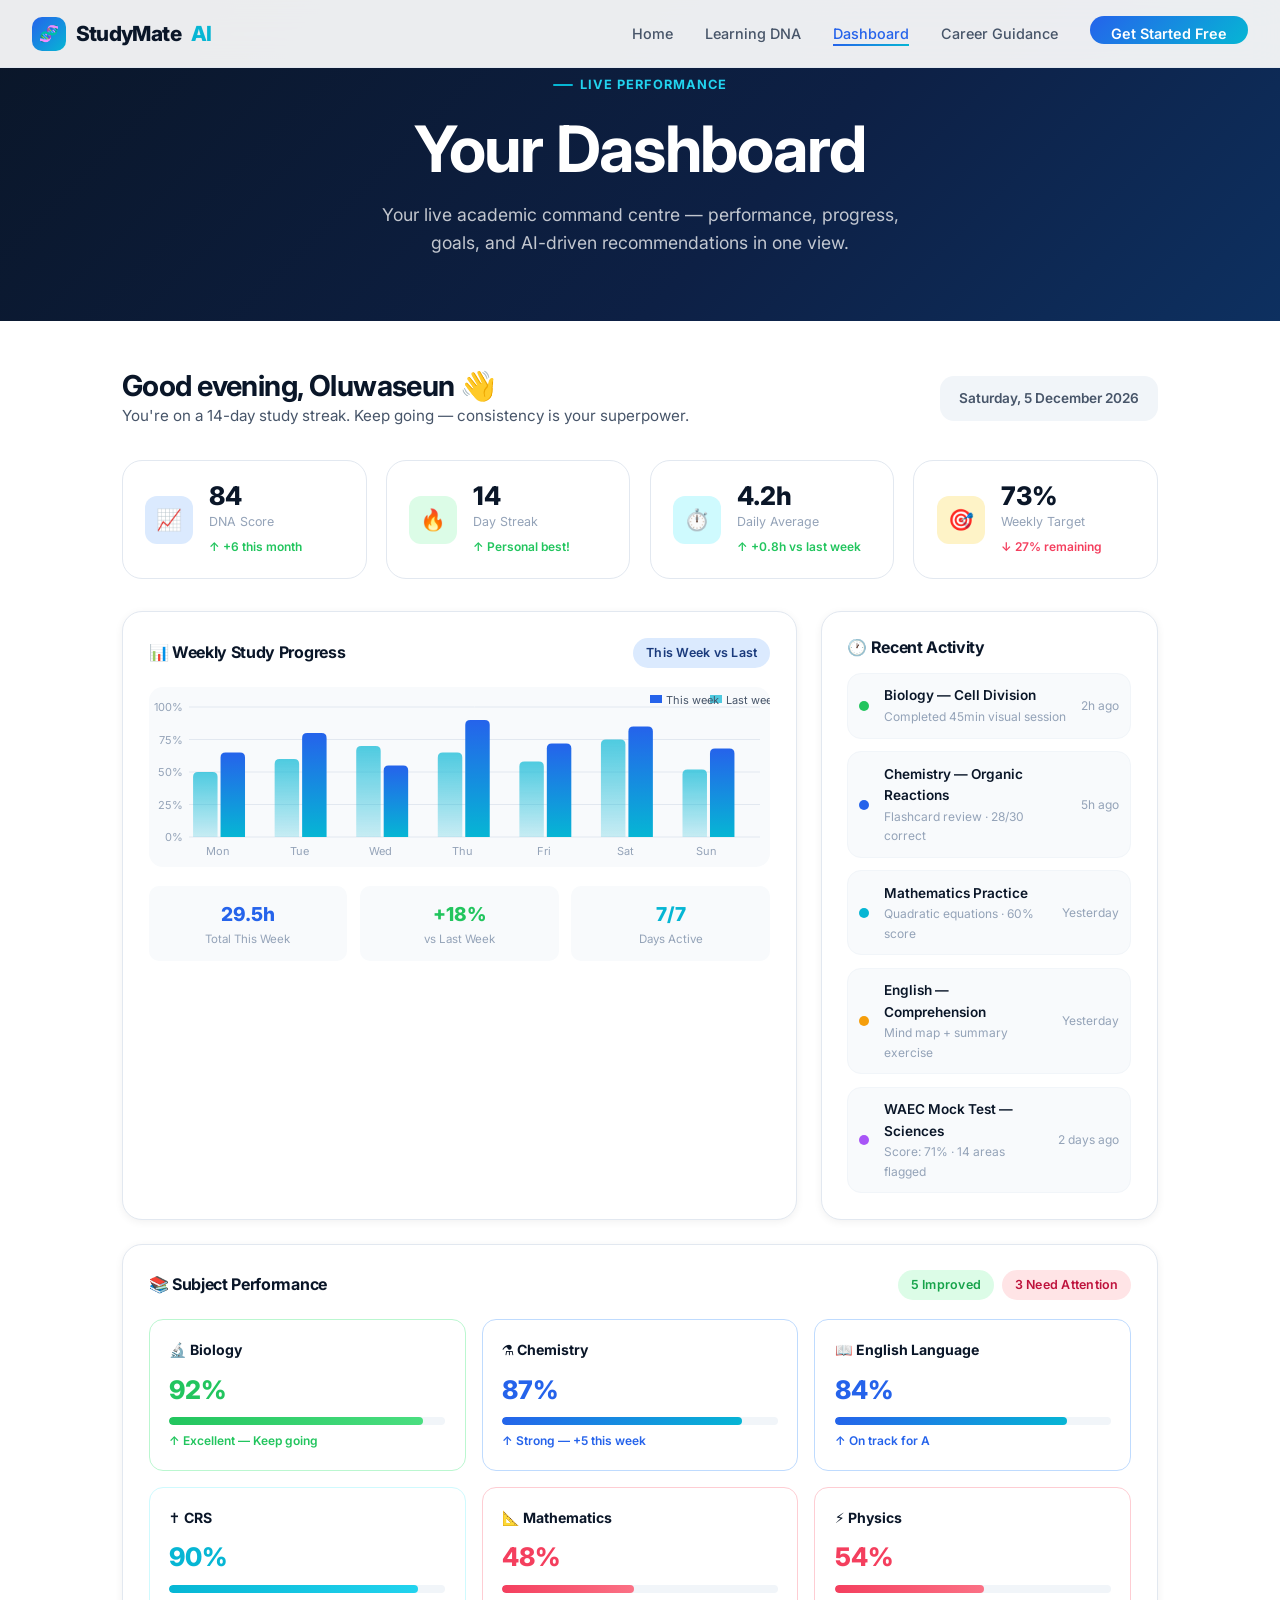
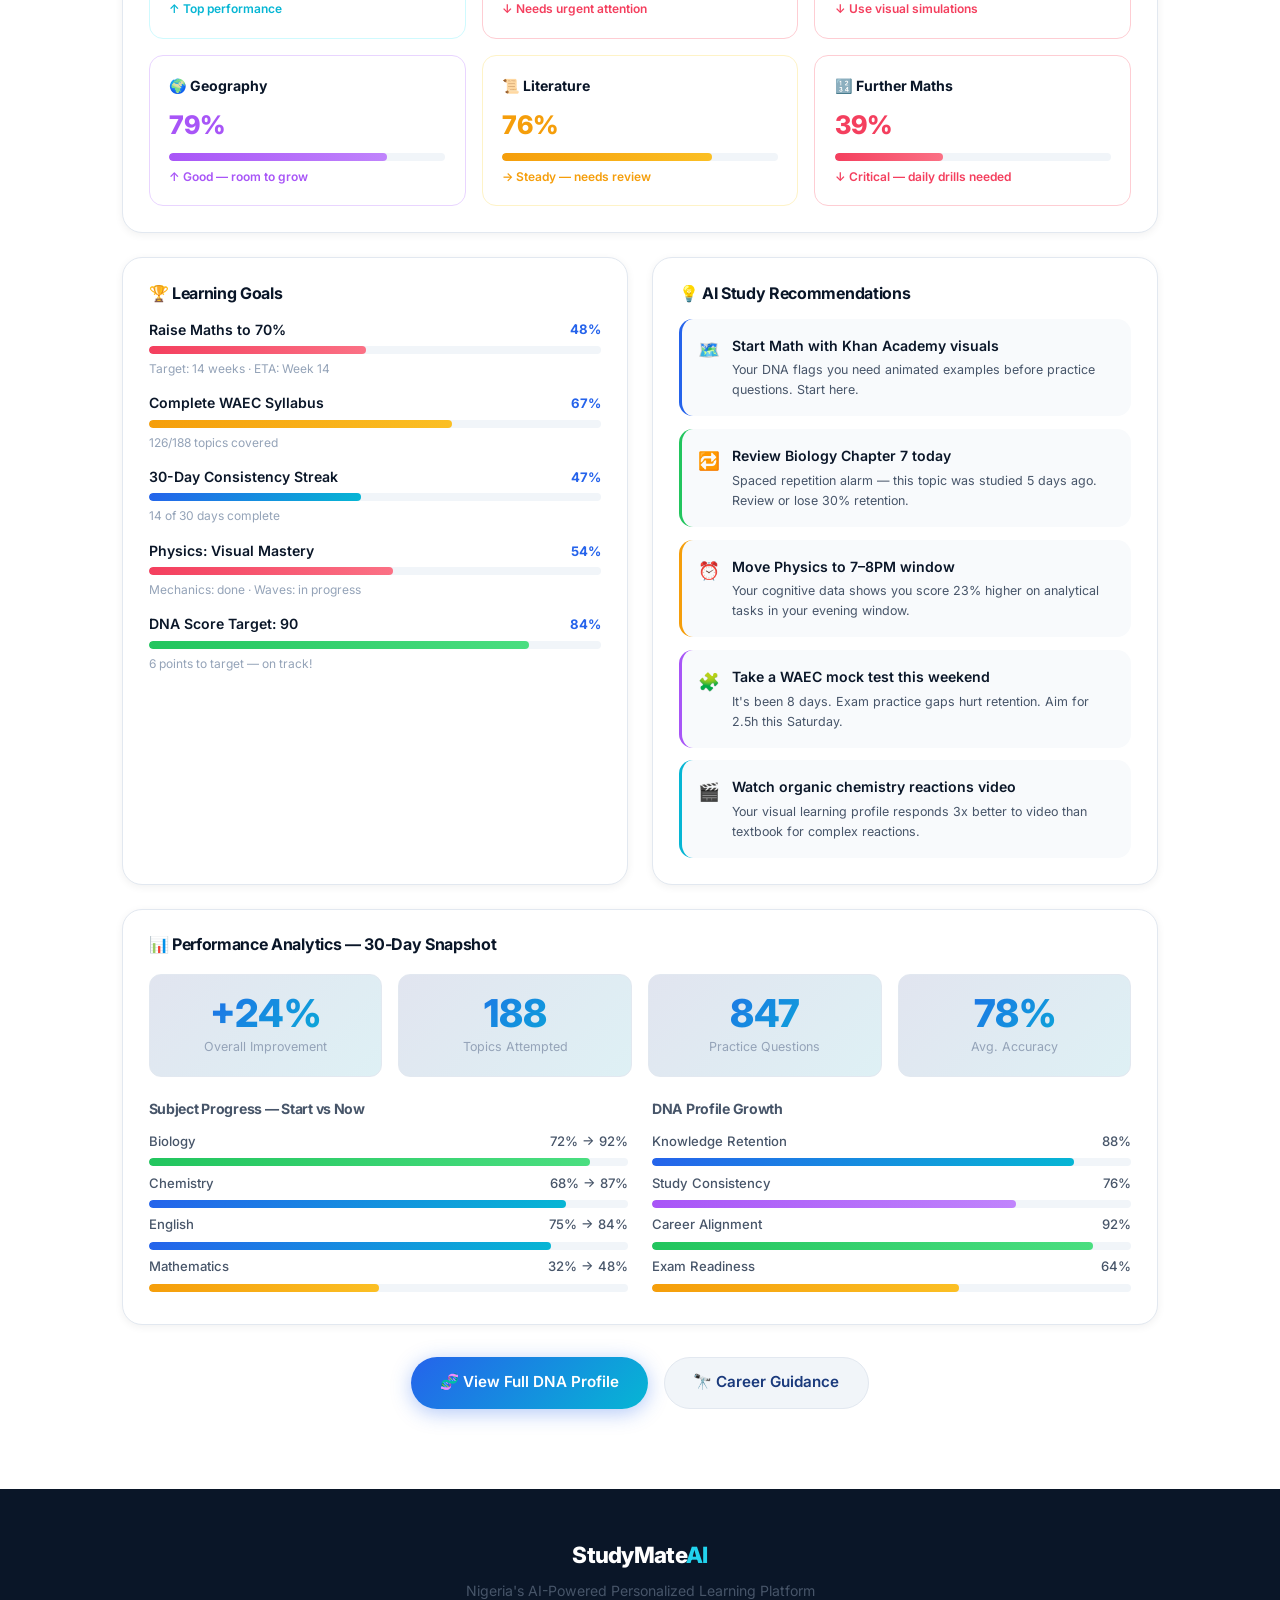
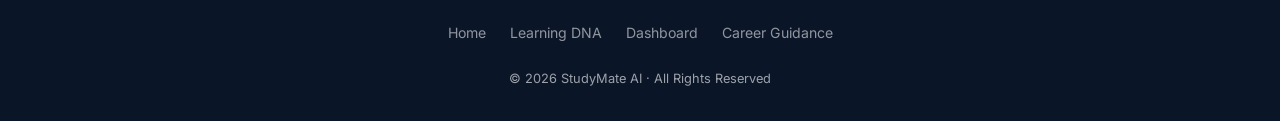
<file: dashboard.html>
<!DOCTYPE html>
<html lang="en">
<head>
  <meta charset="UTF-8" />
  <meta name="viewport" content="width=device-width, initial-scale=1.0" />
  <title>Dashboard — StudyMate AI</title>
  <link rel="stylesheet" href="style.css" />
  <link href="https://fonts.googleapis.com/css2?family=Inter:wght@400;500;600;700;800&display=swap" rel="stylesheet" />
</head>
<body>

<!-- NAVBAR -->
<nav class="navbar">
  <a href="index.html" class="nav-brand">
    <div class="brand-icon">🧬</div>
    StudyMate <span>AI</span>
  </a>
  <ul class="nav-links">
    <li><a href="index.html">Home</a></li>
    <li><a href="learning-dna.html">Learning DNA</a></li>
    <li><a href="dashboard.html" class="active">Dashboard</a></li>
    <li><a href="career-guidance.html">Career Guidance</a></li>
    <li><a href="learning-dna.html" class="nav-cta">Get Started Free</a></li>
  </ul>
  <button class="hamburger" aria-label="Menu">
    <span></span><span></span><span></span>
  </button>
</nav>

<div class="mobile-menu">
  <a href="index.html">Home</a>
  <a href="learning-dna.html">Learning DNA</a>
  <a href="dashboard.html">Dashboard</a>
  <a href="career-guidance.html">Career Guidance</a>
  <a href="learning-dna.html" class="mobile-cta">Get Started Free</a>
</div>

<!-- PAGE HERO -->
<div class="page-hero dashboard-page">
  <div class="section-tag" style="justify-content:center; color:var(--cyan-400);">Live Performance</div>
  <h1>Your Dashboard</h1>
  <p>Your live academic command centre — performance, progress, goals, and AI-driven recommendations in one view.</p>
</div>

<!-- DASHBOARD CONTENT -->
<div class="dashboard-content" style="max-width: 1100px; margin: 0 auto;">

  <!-- Welcome row -->
  <div class="dash-welcome">
    <div>
      <h2>Good evening, Oluwaseun 👋</h2>
      <p>You're on a 14-day study streak. Keep going — consistency is your superpower.</p>
    </div>
    <div class="dash-date" id="currentDate">Today</div>
  </div>

  <!-- KPI Row -->
  <div class="kpi-row">
    <div class="kpi-card">
      <div class="kpi-icon fi-blue">📈</div>
      <div>
        <div class="kpi-value" data-count="84" data-suffix="">84</div>
        <div class="kpi-label">DNA Score</div>
        <div class="kpi-trend up">↑ +6 this month</div>
      </div>
    </div>
    <div class="kpi-card">
      <div class="kpi-icon fi-green">🔥</div>
      <div>
        <div class="kpi-value" data-count="14" data-suffix="">14</div>
        <div class="kpi-label">Day Streak</div>
        <div class="kpi-trend up">↑ Personal best!</div>
      </div>
    </div>
    <div class="kpi-card">
      <div class="kpi-icon fi-cyan">⏱️</div>
      <div>
        <div class="kpi-value" data-count="4" data-suffix=".2h">4.2h</div>
        <div class="kpi-label">Daily Average</div>
        <div class="kpi-trend up">↑ +0.8h vs last week</div>
      </div>
    </div>
    <div class="kpi-card">
      <div class="kpi-icon fi-amber">🎯</div>
      <div>
        <div class="kpi-value" data-count="73" data-suffix="%">73%</div>
        <div class="kpi-label">Weekly Target</div>
        <div class="kpi-trend down">↓ 27% remaining</div>
      </div>
    </div>
  </div>

  <!-- Main grid: Chart + Activity -->
  <div class="dash-main-grid">

    <!-- Weekly Progress Chart -->
    <div class="card" style="padding: 1.6rem;">
      <div style="display: flex; align-items: center; justify-content: space-between; margin-bottom: 1.2rem;">
        <h3 style="font-size: 1rem; color: var(--blue-900);">📊 Weekly Study Progress</h3>
        <span class="badge badge-blue">This Week vs Last</span>
      </div>
      <div class="chart-container" style="height: 180px;">
        <canvas id="weeklyChart" style="width:100%; height:180px;"></canvas>
      </div>
      <div style="display: grid; grid-template-columns: repeat(3,1fr); gap: .8rem; margin-top: 1.2rem;">
        <div style="text-align:center; background:var(--gray-50); border-radius:10px; padding:.8rem;">
          <div style="font-size:1.2rem; font-weight:800; color:var(--blue-500);">29.5h</div>
          <div style="font-size:.72rem; color:var(--gray-400);">Total This Week</div>
        </div>
        <div style="text-align:center; background:var(--gray-50); border-radius:10px; padding:.8rem;">
          <div style="font-size:1.2rem; font-weight:800; color:var(--green-500);">+18%</div>
          <div style="font-size:.72rem; color:var(--gray-400);">vs Last Week</div>
        </div>
        <div style="text-align:center; background:var(--gray-50); border-radius:10px; padding:.8rem;">
          <div style="font-size:1.2rem; font-weight:800; color:var(--cyan-500);">7/7</div>
          <div style="font-size:.72rem; color:var(--gray-400);">Days Active</div>
        </div>
      </div>
    </div>

    <!-- Activity Summary -->
    <div class="card" style="padding: 1.6rem;">
      <h3 style="font-size: 1rem; color: var(--blue-900); margin-bottom: 1rem;">🕐 Recent Activity</h3>
      <div class="activity-list">
        <div class="activity-item">
          <div class="activity-dot" style="background: var(--green-500);"></div>
          <div class="activity-text">
            <div class="activity-title">Biology — Cell Division</div>
            <div class="activity-sub">Completed 45min visual session</div>
          </div>
          <div class="activity-time">2h ago</div>
        </div>
        <div class="activity-item">
          <div class="activity-dot" style="background: var(--blue-500);"></div>
          <div class="activity-text">
            <div class="activity-title">Chemistry — Organic Reactions</div>
            <div class="activity-sub">Flashcard review · 28/30 correct</div>
          </div>
          <div class="activity-time">5h ago</div>
        </div>
        <div class="activity-item">
          <div class="activity-dot" style="background: var(--cyan-500);"></div>
          <div class="activity-text">
            <div class="activity-title">Mathematics Practice</div>
            <div class="activity-sub">Quadratic equations · 60% score</div>
          </div>
          <div class="activity-time">Yesterday</div>
        </div>
        <div class="activity-item">
          <div class="activity-dot" style="background: var(--amber-500);"></div>
          <div class="activity-text">
            <div class="activity-title">English — Comprehension</div>
            <div class="activity-sub">Mind map + summary exercise</div>
          </div>
          <div class="activity-time">Yesterday</div>
        </div>
        <div class="activity-item">
          <div class="activity-dot" style="background: var(--purple-500);"></div>
          <div class="activity-text">
            <div class="activity-title">WAEC Mock Test — Sciences</div>
            <div class="activity-sub">Score: 71% · 14 areas flagged</div>
          </div>
          <div class="activity-time">2 days ago</div>
        </div>
      </div>
    </div>

  </div><!-- end dash-main-grid -->

  <!-- Subject Performance -->
  <div class="card" style="margin-bottom: 1.5rem; padding: 1.6rem;">
    <div style="display:flex; align-items:center; justify-content:space-between; margin-bottom:1.2rem; flex-wrap:wrap; gap:.8rem;">
      <h3 style="font-size: 1rem; color: var(--blue-900);">📚 Subject Performance</h3>
      <div style="display:flex; gap:.5rem; flex-wrap:wrap;">
        <span class="badge badge-green">5 Improved</span>
        <span class="badge badge-rose">3 Need Attention</span>
      </div>
    </div>
    <div class="subject-grid">
      <div class="subject-card" style="border-color:#bbf7d0;">
        <div class="subj-name">🔬 Biology</div>
        <div class="subj-score" style="color:var(--green-500);">92%</div>
        <div class="progress-wrap"><div class="progress-track"><div class="progress-fill green" data-width="92"></div></div></div>
        <div class="subj-status" style="color:var(--green-500);">↑ Excellent — Keep going</div>
      </div>
      <div class="subject-card" style="border-color:#bfdbfe;">
        <div class="subj-name">⚗️ Chemistry</div>
        <div class="subj-score" style="color:var(--blue-500);">87%</div>
        <div class="progress-wrap"><div class="progress-track"><div class="progress-fill" data-width="87"></div></div></div>
        <div class="subj-status" style="color:var(--blue-500);">↑ Strong — +5 this week</div>
      </div>
      <div class="subject-card" style="border-color:#bfdbfe;">
        <div class="subj-name">📖 English Language</div>
        <div class="subj-score" style="color:var(--blue-500);">84%</div>
        <div class="progress-wrap"><div class="progress-track"><div class="progress-fill" data-width="84"></div></div></div>
        <div class="subj-status" style="color:var(--blue-500);">↑ On track for A</div>
      </div>
      <div class="subject-card" style="border-color:#cffafe;">
        <div class="subj-name">✝️ CRS</div>
        <div class="subj-score" style="color:var(--cyan-500);">90%</div>
        <div class="progress-wrap"><div class="progress-track"><div class="progress-fill" data-width="90" style="background:linear-gradient(90deg, #06b6d4, #22d3ee);"></div></div></div>
        <div class="subj-status" style="color:var(--cyan-500);">↑ Top performance</div>
      </div>
      <div class="subject-card" style="border-color:#fecdd3;">
        <div class="subj-name">📐 Mathematics</div>
        <div class="subj-score" style="color:var(--rose-500);">48%</div>
        <div class="progress-wrap"><div class="progress-track"><div class="progress-fill rose" data-width="48"></div></div></div>
        <div class="subj-status" style="color:var(--rose-500);">↓ Needs urgent attention</div>
      </div>
      <div class="subject-card" style="border-color:#fecdd3;">
        <div class="subj-name">⚡ Physics</div>
        <div class="subj-score" style="color:var(--rose-500);">54%</div>
        <div class="progress-wrap"><div class="progress-track"><div class="progress-fill rose" data-width="54"></div></div></div>
        <div class="subj-status" style="color:var(--rose-500);">↓ Use visual simulations</div>
      </div>
      <div class="subject-card" style="border-color:#e9d5ff;">
        <div class="subj-name">🌍 Geography</div>
        <div class="subj-score" style="color:var(--purple-500);">79%</div>
        <div class="progress-wrap"><div class="progress-track"><div class="progress-fill purple" data-width="79"></div></div></div>
        <div class="subj-status" style="color:var(--purple-500);">↑ Good — room to grow</div>
      </div>
      <div class="subject-card" style="border-color:#fef3c7;">
        <div class="subj-name">📜 Literature</div>
        <div class="subj-score" style="color:var(--amber-500);">76%</div>
        <div class="progress-wrap"><div class="progress-track"><div class="progress-fill amber" data-width="76"></div></div></div>
        <div class="subj-status" style="color:var(--amber-500);">→ Steady — needs review</div>
      </div>
      <div class="subject-card" style="border-color:#fecdd3;">
        <div class="subj-name">🔢 Further Maths</div>
        <div class="subj-score" style="color:var(--rose-500);">39%</div>
        <div class="progress-wrap"><div class="progress-track"><div class="progress-fill rose" data-width="39"></div></div></div>
        <div class="subj-status" style="color:var(--rose-500);">↓ Critical — daily drills needed</div>
      </div>
    </div>
  </div>

  <!-- Learning Goals + Study Recs -->
  <div class="dash-side-grid">

    <!-- Learning Goals -->
    <div class="card" style="padding: 1.6rem;">
      <h3 style="font-size:1rem; color:var(--blue-900); margin-bottom:1rem;">🏆 Learning Goals</h3>
      <div class="goal-list">
        <div class="goal-item">
          <div class="goal-header">
            <span class="goal-name">Raise Maths to 70%</span>
            <span class="goal-pct">48%</span>
          </div>
          <div class="progress-track"><div class="progress-fill rose" data-width="48"></div></div>
          <div style="font-size:.75rem; color:var(--gray-400);">Target: 14 weeks · ETA: Week 14</div>
        </div>
        <div class="goal-item">
          <div class="goal-header">
            <span class="goal-name">Complete WAEC Syllabus</span>
            <span class="goal-pct">67%</span>
          </div>
          <div class="progress-track"><div class="progress-fill amber" data-width="67"></div></div>
          <div style="font-size:.75rem; color:var(--gray-400);">126/188 topics covered</div>
        </div>
        <div class="goal-item">
          <div class="goal-header">
            <span class="goal-name">30-Day Consistency Streak</span>
            <span class="goal-pct">47%</span>
          </div>
          <div class="progress-track"><div class="progress-fill" data-width="47"></div></div>
          <div style="font-size:.75rem; color:var(--gray-400);">14 of 30 days complete</div>
        </div>
        <div class="goal-item">
          <div class="goal-header">
            <span class="goal-name">Physics: Visual Mastery</span>
            <span class="goal-pct">54%</span>
          </div>
          <div class="progress-track"><div class="progress-fill rose" data-width="54"></div></div>
          <div style="font-size:.75rem; color:var(--gray-400);">Mechanics: done · Waves: in progress</div>
        </div>
        <div class="goal-item">
          <div class="goal-header">
            <span class="goal-name">DNA Score Target: 90</span>
            <span class="goal-pct">84%</span>
          </div>
          <div class="progress-track"><div class="progress-fill green" data-width="84"></div></div>
          <div style="font-size:.75rem; color:var(--gray-400);">6 points to target — on track!</div>
        </div>
      </div>
    </div>

    <!-- Study Recommendations -->
    <div class="card" style="padding: 1.6rem;">
      <h3 style="font-size:1rem; color:var(--blue-900); margin-bottom:1rem;">💡 AI Study Recommendations</h3>
      <div class="rec-list">
        <div class="rec-item">
          <span class="rec-icon">🗺️</span>
          <div>
            <div class="rec-title">Start Math with Khan Academy visuals</div>
            <div class="rec-desc">Your DNA flags you need animated examples before practice questions. Start here.</div>
          </div>
        </div>
        <div class="rec-item" style="border-left-color: var(--green-500);">
          <span class="rec-icon">🔁</span>
          <div>
            <div class="rec-title">Review Biology Chapter 7 today</div>
            <div class="rec-desc">Spaced repetition alarm — this topic was studied 5 days ago. Review or lose 30% retention.</div>
          </div>
        </div>
        <div class="rec-item" style="border-left-color: var(--amber-500);">
          <span class="rec-icon">⏰</span>
          <div>
            <div class="rec-title">Move Physics to 7–8PM window</div>
            <div class="rec-desc">Your cognitive data shows you score 23% higher on analytical tasks in your evening window.</div>
          </div>
        </div>
        <div class="rec-item" style="border-left-color: var(--purple-500);">
          <span class="rec-icon">🧩</span>
          <div>
            <div class="rec-title">Take a WAEC mock test this weekend</div>
            <div class="rec-desc">It's been 8 days. Exam practice gaps hurt retention. Aim for 2.5h this Saturday.</div>
          </div>
        </div>
        <div class="rec-item" style="border-left-color: var(--cyan-500);">
          <span class="rec-icon">🎬</span>
          <div>
            <div class="rec-title">Watch organic chemistry reactions video</div>
            <div class="rec-desc">Your visual learning profile responds 3x better to video than textbook for complex reactions.</div>
          </div>
        </div>
      </div>
    </div>

  </div><!-- end dash-side-grid -->

  <!-- Performance Analytics -->
  <div class="card" style="margin-top: 1.5rem; padding: 1.6rem;">
    <h3 style="font-size:1rem; color:var(--blue-900); margin-bottom:1.2rem;">📊 Performance Analytics — 30-Day Snapshot</h3>
    <div style="display: grid; grid-template-columns: repeat(4,1fr); gap: 1rem; margin-bottom: 1.5rem; flex-wrap: wrap;">
      <div style="background:var(--grad-card); border: 1px solid var(--gray-200); border-radius:12px; padding:1.2rem; text-align:center;">
        <div class="stat-num">+24%</div>
        <div style="font-size:.78rem; color:var(--gray-400); margin-top:.3rem;">Overall Improvement</div>
      </div>
      <div style="background:var(--grad-card); border: 1px solid var(--gray-200); border-radius:12px; padding:1.2rem; text-align:center;">
        <div class="stat-num">188</div>
        <div style="font-size:.78rem; color:var(--gray-400); margin-top:.3rem;">Topics Attempted</div>
      </div>
      <div style="background:var(--grad-card); border: 1px solid var(--gray-200); border-radius:12px; padding:1.2rem; text-align:center;">
        <div class="stat-num">847</div>
        <div style="font-size:.78rem; color:var(--gray-400); margin-top:.3rem;">Practice Questions</div>
      </div>
      <div style="background:var(--grad-card); border: 1px solid var(--gray-200); border-radius:12px; padding:1.2rem; text-align:center;">
        <div class="stat-num">78%</div>
        <div style="font-size:.78rem; color:var(--gray-400); margin-top:.3rem;">Avg. Accuracy</div>
      </div>
    </div>

    <!-- Progress bars comparison -->
    <div style="display: grid; grid-template-columns: 1fr 1fr; gap: 1.5rem;">
      <div>
        <h4 style="font-size:.88rem; color:var(--gray-600); margin-bottom:.8rem;">Subject Progress — Start vs Now</h4>
        <div class="progress-wrap">
          <div class="progress-label"><span>Biology</span><span>72% → 92%</span></div>
          <div class="progress-track"><div class="progress-fill green" data-width="92"></div></div>
        </div>
        <div class="progress-wrap">
          <div class="progress-label"><span>Chemistry</span><span>68% → 87%</span></div>
          <div class="progress-track"><div class="progress-fill" data-width="87"></div></div>
        </div>
        <div class="progress-wrap">
          <div class="progress-label"><span>English</span><span>75% → 84%</span></div>
          <div class="progress-track"><div class="progress-fill" data-width="84"></div></div>
        </div>
        <div class="progress-wrap">
          <div class="progress-label"><span>Mathematics</span><span>32% → 48%</span></div>
          <div class="progress-track"><div class="progress-fill amber" data-width="48"></div></div>
        </div>
      </div>
      <div>
        <h4 style="font-size:.88rem; color:var(--gray-600); margin-bottom:.8rem;">DNA Profile Growth</h4>
        <div class="progress-wrap">
          <div class="progress-label"><span>Knowledge Retention</span><span>88%</span></div>
          <div class="progress-track"><div class="progress-fill" data-width="88"></div></div>
        </div>
        <div class="progress-wrap">
          <div class="progress-label"><span>Study Consistency</span><span>76%</span></div>
          <div class="progress-track"><div class="progress-fill purple" data-width="76"></div></div>
        </div>
        <div class="progress-wrap">
          <div class="progress-label"><span>Career Alignment</span><span>92%</span></div>
          <div class="progress-track"><div class="progress-fill green" data-width="92"></div></div>
        </div>
        <div class="progress-wrap">
          <div class="progress-label"><span>Exam Readiness</span><span>64%</span></div>
          <div class="progress-track"><div class="progress-fill amber" data-width="64"></div></div>
        </div>
      </div>
    </div>
  </div>

  <div style="display: flex; gap: 1rem; justify-content: center; margin: 2rem 0; flex-wrap: wrap;">
    <a href="learning-dna.html" class="btn btn-primary">🧬 View Full DNA Profile</a>
    <a href="career-guidance.html" class="btn btn-secondary">🔭 Career Guidance</a>
  </div>

</div><!-- end dashboard content -->

<!-- FOOTER -->
<footer class="footer">
  <div class="footer-brand">StudyMate<span>AI</span></div>
  <p style="font-size:.88rem; margin-top:.3rem;">Nigeria's AI-Powered Personalized Learning Platform</p>
  <div class="footer-links">
    <a href="index.html">Home</a>
    <a href="learning-dna.html">Learning DNA</a>
    <a href="dashboard.html">Dashboard</a>
    <a href="career-guidance.html">Career Guidance</a>
  </div>
  <div class="footer-copy">© 2026 StudyMate AI · All Rights Reserved</div>
</footer>

<script src="app.js"></script>
</body>
</html>
</file>
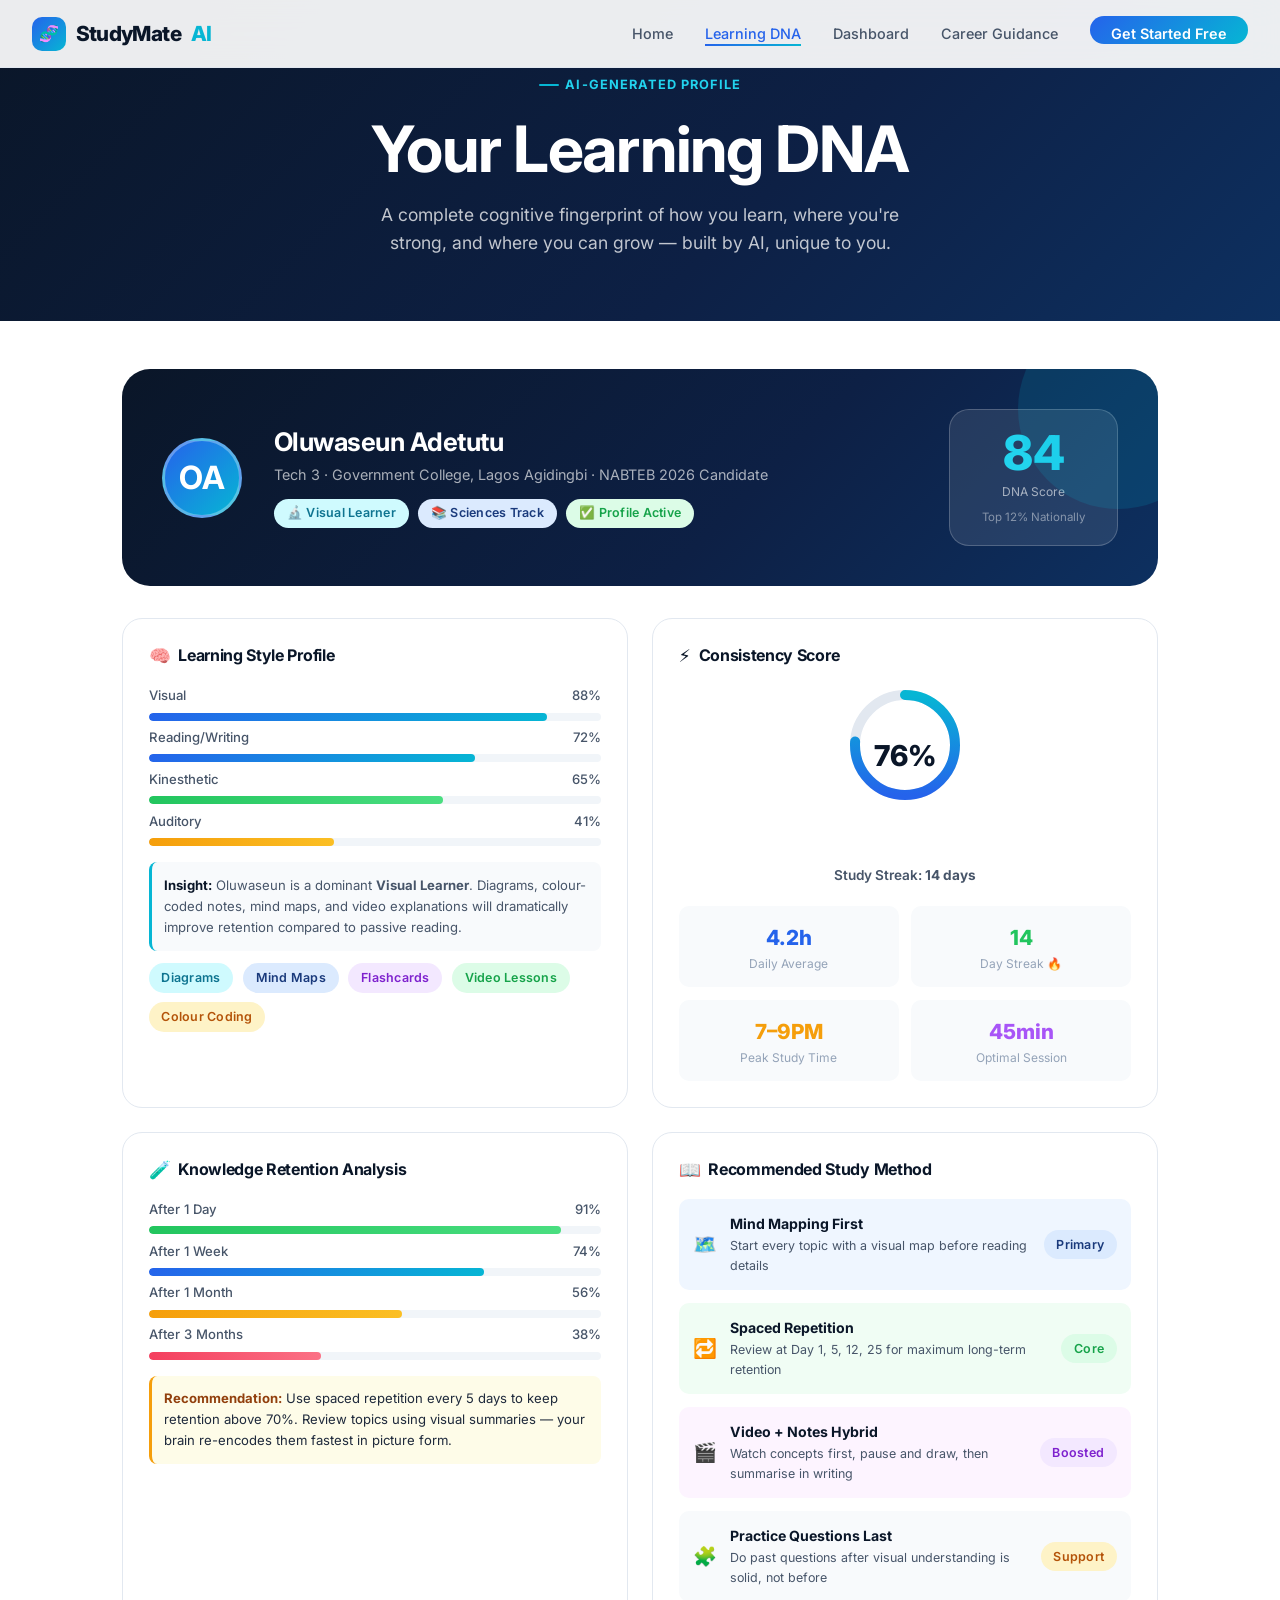
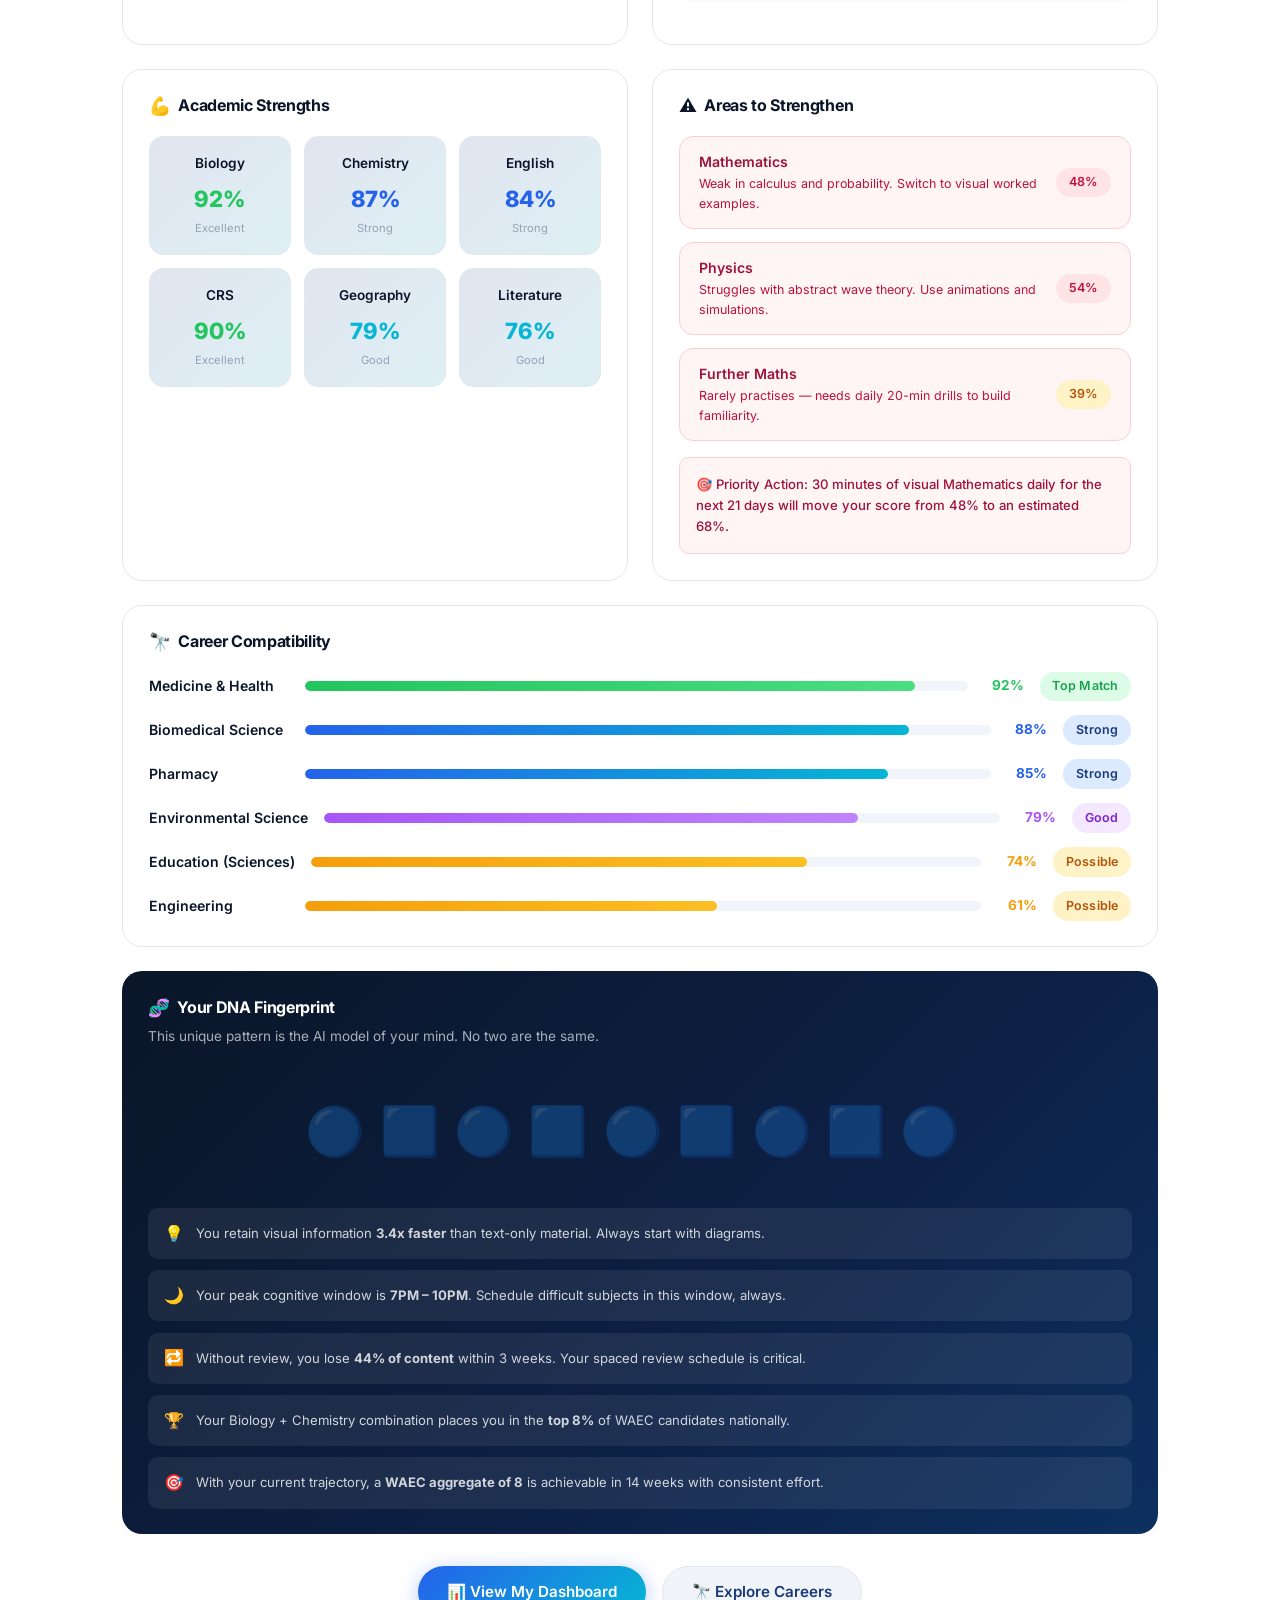
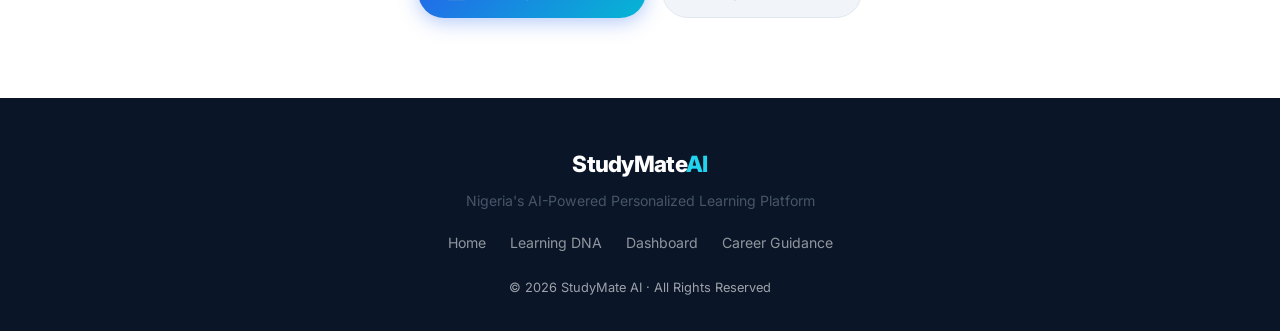
<file: learning-dna.html>
<!DOCTYPE html>
<html lang="en">
<head>
  <meta charset="UTF-8" />
  <meta name="viewport" content="width=device-width, initial-scale=1.0" />
  <title>Learning DNA Profile — StudyMate AI</title>
  <link rel="stylesheet" href="style.css" />
  <link href="https://fonts.googleapis.com/css2?family=Inter:wght@400;500;600;700;800&display=swap" rel="stylesheet" />
</head>
<body>

<!-- NAVBAR -->
<nav class="navbar">
  <a href="index.html" class="nav-brand">
    <div class="brand-icon">🧬</div>
    StudyMate <span>AI</span>
  </a>
  <ul class="nav-links">
    <li><a href="index.html">Home</a></li>
    <li><a href="learning-dna.html" class="active">Learning DNA</a></li>
    <li><a href="dashboard.html">Dashboard</a></li>
    <li><a href="career-guidance.html">Career Guidance</a></li>
    <li><a href="learning-dna.html" class="nav-cta">Get Started Free</a></li>
  </ul>
  <button class="hamburger" aria-label="Menu">
    <span></span><span></span><span></span>
  </button>
</nav>

<div class="mobile-menu">
  <a href="index.html">Home</a>
  <a href="learning-dna.html">Learning DNA</a>
  <a href="dashboard.html">Dashboard</a>
  <a href="career-guidance.html">Career Guidance</a>
  <a href="learning-dna.html" class="mobile-cta">Get Started Free</a>
</div>

<!-- PAGE HERO -->
<div class="page-hero dna-page">
  <div class="section-tag" style="justify-content:center; color:var(--cyan-400);">
    AI-Generated Profile
  </div>
  <h1>Your Learning DNA</h1>
  <p>A complete cognitive fingerprint of how you learn, where you're strong, and where you can grow — built by AI, unique to you.</p>
</div>

<!-- DNA CONTENT -->
<div class="dna-content" style="max-width: 1100px; margin: 0 auto;">

  <!-- Profile Header -->
  <div class="profile-header-card">
    <div class="profile-avatar">OA</div>
    <div class="profile-meta">
      <h2>Oluwaseun Adetutu</h2>
      <p>Tech 3 ·  Government College, Lagos Agidingbi · NABTEB 2026 Candidate</p>
      <div style="display: flex; gap: .6rem; margin-top: .8rem; flex-wrap: wrap;">
        <span class="badge badge-cyan">🔬 Visual Learner</span>
        <span class="badge badge-blue">📚 Sciences Track</span>
        <span class="badge badge-green">✅ Profile Active</span>
      </div>
    </div>
    <div class="profile-dna-badge">
      <div class="score">84</div>
      <div class="score-label">DNA Score</div>
      <div style="font-size:.72rem; color:rgba(255,255,255,.45); margin-top:.4rem;">Top 12% Nationally</div>
    </div>
  </div>

  <!-- DNA Grid -->
  <div class="dna-grid">

    <!-- Learning Style -->
    <div class="metric-card">
      <h3><span class="icon">🧠</span> Learning Style Profile</h3>
      <div style="margin-bottom: 1rem;">
        <div class="progress-wrap">
          <div class="progress-label"><span>Visual</span><span>88%</span></div>
          <div class="progress-track"><div class="progress-fill" data-width="88"></div></div>
        </div>
        <div class="progress-wrap">
          <div class="progress-label"><span>Reading/Writing</span><span>72%</span></div>
          <div class="progress-track"><div class="progress-fill" data-width="72"></div></div>
        </div>
        <div class="progress-wrap">
          <div class="progress-label"><span>Kinesthetic</span><span>65%</span></div>
          <div class="progress-track"><div class="progress-fill green" data-width="65"></div></div>
        </div>
        <div class="progress-wrap">
          <div class="progress-label"><span>Auditory</span><span>41%</span></div>
          <div class="progress-track"><div class="progress-fill amber" data-width="41"></div></div>
        </div>
      </div>
      <p style="font-size:.82rem; color:var(--gray-600); background: var(--gray-50); padding: .8rem; border-radius: 8px; border-left: 3px solid var(--cyan-500);">
        <strong style="color: var(--blue-900);">Insight:</strong> Oluwaseun is a dominant <strong>Visual Learner</strong>. Diagrams, colour-coded notes, mind maps, and video explanations will dramatically improve retention compared to passive reading.
      </p>
      <div class="style-tags">
        <span class="badge badge-cyan">Diagrams</span>
        <span class="badge badge-blue">Mind Maps</span>
        <span class="badge badge-purple">Flashcards</span>
        <span class="badge badge-green">Video Lessons</span>
        <span class="badge badge-amber">Colour Coding</span>
      </div>
    </div>

    <!-- Consistency Score -->
    <div class="metric-card">
      <h3><span class="icon">⚡</span> Consistency Score</h3>
      <div style="display: flex; justify-content: center; margin-bottom: 1.2rem;">
        <div class="circle-wrap">
          <svg class="circle-svg" width="120" height="120" viewBox="0 0 120 120">
            <circle class="circle-bg" cx="60" cy="60" r="50" stroke-width="10"/>
            <circle class="circle-prog" cx="60" cy="60" r="50" stroke-width="10"
              stroke="url(#blueGrad)" data-pct="76"/>
            <defs>
              <linearGradient id="blueGrad" x1="0%" y1="0%" x2="100%" y2="0%">
                <stop offset="0%" stop-color="#2563eb"/>
                <stop offset="100%" stop-color="#06b6d4"/>
              </linearGradient>
            </defs>
          </svg>
          <div style="text-align:center; margin-top:-80px; position:relative; z-index:1;">
            <div style="font-size:1.8rem; font-weight:800; color: var(--blue-900);">76%</div>
            <div style="font-size:.72rem; color: var(--gray-400);"></div>
          </div>
          <div style="margin-top:70px;"></div>
          <div class="circle-label">Study Streak: <strong>14 days</strong></div>
        </div>
      </div>
      <div style="display: grid; grid-template-columns: 1fr 1fr; gap: .8rem; text-align: center; margin-top:.5rem;">
        <div style="background: var(--gray-50); border-radius: 10px; padding: .9rem;">
          <div style="font-size:1.3rem; font-weight:800; color:var(--blue-500);">4.2h</div>
          <div style="font-size:.75rem; color:var(--gray-400);">Daily Average</div>
        </div>
        <div style="background: var(--gray-50); border-radius: 10px; padding: .9rem;">
          <div style="font-size:1.3rem; font-weight:800; color:var(--green-500);">14</div>
          <div style="font-size:.75rem; color:var(--gray-400);">Day Streak 🔥</div>
        </div>
        <div style="background: var(--gray-50); border-radius: 10px; padding: .9rem;">
          <div style="font-size:1.3rem; font-weight:800; color:var(--amber-500);">7–9PM</div>
          <div style="font-size:.75rem; color:var(--gray-400);">Peak Study Time</div>
        </div>
        <div style="background: var(--gray-50); border-radius: 10px; padding: .9rem;">
          <div style="font-size:1.3rem; font-weight:800; color:var(--purple-500);">45min</div>
          <div style="font-size:.75rem; color:var(--gray-400);">Optimal Session</div>
        </div>
      </div>
    </div>

    <!-- Knowledge Retention -->
    <div class="metric-card">
      <h3><span class="icon">🧪</span> Knowledge Retention Analysis</h3>
      <div style="margin-bottom: 1rem;">
        <div class="progress-wrap">
          <div class="progress-label"><span>After 1 Day</span><span>91%</span></div>
          <div class="progress-track"><div class="progress-fill green" data-width="91"></div></div>
        </div>
        <div class="progress-wrap">
          <div class="progress-label"><span>After 1 Week</span><span>74%</span></div>
          <div class="progress-track"><div class="progress-fill" data-width="74"></div></div>
        </div>
        <div class="progress-wrap">
          <div class="progress-label"><span>After 1 Month</span><span>56%</span></div>
          <div class="progress-track"><div class="progress-fill amber" data-width="56"></div></div>
        </div>
        <div class="progress-wrap">
          <div class="progress-label"><span>After 3 Months</span><span>38%</span></div>
          <div class="progress-track"><div class="progress-fill rose" data-width="38"></div></div>
        </div>
      </div>
      <p style="font-size:.82rem; background:#fefce8; padding:.8rem; border-radius:8px; border-left:3px solid var(--amber-500); color:var(--gray-700);">
        <strong style="color:#92400e;">Recommendation:</strong> Use spaced repetition every 5 days to keep retention above 70%. Review topics using visual summaries — your brain re-encodes them fastest in picture form.
      </p>
    </div>

    <!-- Recommended Study Method -->
    <div class="metric-card">
      <h3><span class="icon">📖</span> Recommended Study Method</h3>
      <div style="display:flex; flex-direction:column; gap:.8rem; margin-bottom:1rem;">
        <div style="display:flex; align-items:center; gap:.8rem; background:#eff6ff; border-radius:10px; padding:.9rem;">
          <span style="font-size:1.2rem;">🗺️</span>
          <div>
            <div style="font-size:.88rem; font-weight:700; color:var(--blue-900);">Mind Mapping First</div>
            <div style="font-size:.78rem; color:var(--gray-600);">Start every topic with a visual map before reading details</div>
          </div>
          <span class="badge badge-blue" style="margin-left:auto; white-space:nowrap;">Primary</span>
        </div>
        <div style="display:flex; align-items:center; gap:.8rem; background:#f0fdf4; border-radius:10px; padding:.9rem;">
          <span style="font-size:1.2rem;">🔁</span>
          <div>
            <div style="font-size:.88rem; font-weight:700; color:var(--blue-900);">Spaced Repetition</div>
            <div style="font-size:.78rem; color:var(--gray-600);">Review at Day 1, 5, 12, 25 for maximum long-term retention</div>
          </div>
          <span class="badge badge-green" style="margin-left:auto; white-space:nowrap;">Core</span>
        </div>
        <div style="display:flex; align-items:center; gap:.8rem; background:#fdf4ff; border-radius:10px; padding:.9rem;">
          <span style="font-size:1.2rem;">🎬</span>
          <div>
            <div style="font-size:.88rem; font-weight:700; color:var(--blue-900);">Video + Notes Hybrid</div>
            <div style="font-size:.78rem; color:var(--gray-600);">Watch concepts first, pause and draw, then summarise in writing</div>
          </div>
          <span class="badge badge-purple" style="margin-left:auto; white-space:nowrap;">Boosted</span>
        </div>
        <div style="display:flex; align-items:center; gap:.8rem; background:var(--gray-50); border-radius:10px; padding:.9rem;">
          <span style="font-size:1.2rem;">🧩</span>
          <div>
            <div style="font-size:.88rem; font-weight:700; color:var(--blue-900);">Practice Questions Last</div>
            <div style="font-size:.78rem; color:var(--gray-600);">Do past questions after visual understanding is solid, not before</div>
          </div>
          <span class="badge badge-amber" style="margin-left:auto; white-space:nowrap;">Support</span>
        </div>
      </div>
    </div>

    <!-- Academic Strengths -->
    <div class="metric-card">
      <h3><span class="icon">💪</span> Academic Strengths</h3>
      <div class="strengths-grid">
        <div class="strength-item">
          <div class="subj">Biology</div>
          <div class="pct" style="color: var(--green-500);">92%</div>
          <div style="font-size:.7rem; color:var(--gray-400); margin-top:.2rem;">Excellent</div>
        </div>
        <div class="strength-item">
          <div class="subj">Chemistry</div>
          <div class="pct" style="color: var(--blue-500);">87%</div>
          <div style="font-size:.7rem; color:var(--gray-400); margin-top:.2rem;">Strong</div>
        </div>
        <div class="strength-item">
          <div class="subj">English</div>
          <div class="pct" style="color: var(--blue-500);">84%</div>
          <div style="font-size:.7rem; color:var(--gray-400); margin-top:.2rem;">Strong</div>
        </div>
        <div class="strength-item">
          <div class="subj">CRS</div>
          <div class="pct" style="color: var(--green-500);">90%</div>
          <div style="font-size:.7rem; color:var(--gray-400); margin-top:.2rem;">Excellent</div>
        </div>
        <div class="strength-item">
          <div class="subj">Geography</div>
          <div class="pct" style="color: var(--cyan-500);">79%</div>
          <div style="font-size:.7rem; color:var(--gray-400); margin-top:.2rem;">Good</div>
        </div>
        <div class="strength-item">
          <div class="subj">Literature</div>
          <div class="pct" style="color: var(--cyan-500);">76%</div>
          <div style="font-size:.7rem; color:var(--gray-400); margin-top:.2rem;">Good</div>
        </div>
      </div>
    </div>

    <!-- Weak Areas -->
    <div class="metric-card">
      <h3><span class="icon">⚠️</span> Areas to Strengthen</h3>
      <div class="weak-areas">
        <div class="weak-item">
          <div>
            <div class="subj">Mathematics</div>
            <div class="tip">Weak in calculus and probability. Switch to visual worked examples.</div>
          </div>
          <span class="badge badge-rose">48%</span>
        </div>
        <div class="weak-item">
          <div>
            <div class="subj">Physics</div>
            <div class="tip">Struggles with abstract wave theory. Use animations and simulations.</div>
          </div>
          <span class="badge badge-rose">54%</span>
        </div>
        <div class="weak-item">
          <div>
            <div class="subj">Further Maths</div>
            <div class="tip">Rarely practises — needs daily 20-min drills to build familiarity.</div>
          </div>
          <span class="badge badge-amber">39%</span>
        </div>
      </div>
      <div style="margin-top: 1rem; background: #fff5f5; border-radius: 10px; padding: 1rem; border: 1px solid #fecdd3;">
        <p style="font-size:.82rem; color:#9f1239; font-weight:500;">🎯 Priority Action: 30 minutes of visual Mathematics daily for the next 21 days will move your score from 48% to an estimated 68%.</p>
      </div>
    </div>

    <!-- Career Compatibility -->
    <div class="metric-card dna-full">
      <h3><span class="icon">🔭</span> Career Compatibility</h3>
      <div class="career-compat">
        <div class="career-compat-item">
          <span class="career-compat-label">Medicine & Health</span>
          <div class="progress-track" style="flex:1; height:10px;">
            <div class="progress-fill green" data-width="92"></div>
          </div>
          <span style="font-size:.85rem; font-weight:700; color:var(--green-500); min-width:40px; text-align:right;">92%</span>
          <span class="badge badge-green">Top Match</span>
        </div>
        <div class="career-compat-item">
          <span class="career-compat-label">Biomedical Science</span>
          <div class="progress-track" style="flex:1; height:10px;">
            <div class="progress-fill" data-width="88"></div>
          </div>
          <span style="font-size:.85rem; font-weight:700; color:var(--blue-500); min-width:40px; text-align:right;">88%</span>
          <span class="badge badge-blue">Strong</span>
        </div>
        <div class="career-compat-item">
          <span class="career-compat-label">Pharmacy</span>
          <div class="progress-track" style="flex:1; height:10px;">
            <div class="progress-fill" data-width="85"></div>
          </div>
          <span style="font-size:.85rem; font-weight:700; color:var(--blue-500); min-width:40px; text-align:right;">85%</span>
          <span class="badge badge-blue">Strong</span>
        </div>
        <div class="career-compat-item">
          <span class="career-compat-label">Environmental Science</span>
          <div class="progress-track" style="flex:1; height:10px;">
            <div class="progress-fill purple" data-width="79"></div>
          </div>
          <span style="font-size:.85rem; font-weight:700; color:var(--purple-500); min-width:40px; text-align:right;">79%</span>
          <span class="badge badge-purple">Good</span>
        </div>
        <div class="career-compat-item">
          <span class="career-compat-label">Education (Sciences)</span>
          <div class="progress-track" style="flex:1; height:10px;">
            <div class="progress-fill amber" data-width="74"></div>
          </div>
          <span style="font-size:.85rem; font-weight:700; color:var(--amber-500); min-width:40px; text-align:right;">74%</span>
          <span class="badge badge-amber">Possible</span>
        </div>
        <div class="career-compat-item">
          <span class="career-compat-label">Engineering</span>
          <div class="progress-track" style="flex:1; height:10px;">
            <div class="progress-fill amber" data-width="61"></div>
          </div>
          <span style="font-size:.85rem; font-weight:700; color:var(--amber-500); min-width:40px; text-align:right;">61%</span>
          <span class="badge badge-amber">Possible</span>
        </div>
      </div>
    </div>

    <!-- DNA Profile Card -->
    <div class="metric-card dna-full" style="background: var(--grad-hero); color: var(--white); border: none;">
      <h3 style="color: var(--white); margin-bottom: .5rem;"><span class="icon">🧬</span> Your DNA Fingerprint</h3>
      <p style="color: rgba(255,255,255,.65); font-size:.85rem; margin-bottom: 1.5rem;">This unique pattern is the AI model of your mind. No two are the same.</p>
      <div class="dna-helix" aria-hidden="true">🔵🟦🔵🟦🔵🟦🔵🟦🔵</div>
      <div class="dna-insights">
        <div class="dna-insight-row">
          <span class="insight-icon">💡</span>
          <span class="insight-text">You retain visual information <strong>3.4x faster</strong> than text-only material. Always start with diagrams.</span>
        </div>
        <div class="dna-insight-row">
          <span class="insight-icon">🌙</span>
          <span class="insight-text">Your peak cognitive window is <strong>7PM – 10PM</strong>. Schedule difficult subjects in this window, always.</span>
        </div>
        <div class="dna-insight-row">
          <span class="insight-icon">🔁</span>
          <span class="insight-text">Without review, you lose <strong>44% of content</strong> within 3 weeks. Your spaced review schedule is critical.</span>
        </div>
        <div class="dna-insight-row">
          <span class="insight-icon">🏆</span>
          <span class="insight-text">Your Biology + Chemistry combination places you in the <strong>top 8%</strong> of WAEC candidates nationally.</span>
        </div>
        <div class="dna-insight-row">
          <span class="insight-icon">🎯</span>
          <span class="insight-text">With your current trajectory, a <strong>WAEC aggregate of 8</strong> is achievable in 14 weeks with consistent effort.</span>
        </div>
      </div>
    </div>

  </div><!-- end dna-grid -->

  <div style="display: flex; gap: 1rem; justify-content: center; margin: 2rem 0; flex-wrap: wrap;">
    <a href="dashboard.html" class="btn btn-primary">📊 View My Dashboard</a>
    <a href="career-guidance.html" class="btn btn-secondary">🔭 Explore Careers</a>
  </div>

</div><!-- end dna-content -->

<!-- FOOTER -->
<footer class="footer">
  <div class="footer-brand">StudyMate<span>AI</span></div>
  <p style="font-size:.88rem; margin-top:.3rem;">Nigeria's AI-Powered Personalized Learning Platform</p>
  <div class="footer-links">
    <a href="index.html">Home</a>
    <a href="learning-dna.html">Learning DNA</a>
    <a href="dashboard.html">Dashboard</a>
    <a href="career-guidance.html">Career Guidance</a>
  </div>
  <div class="footer-copy">© 2026 StudyMate AI · All Rights Reserved</div>
</footer>

<script src="app.js"></script>
</body>
</html>
</file>
<file: style.css>
/* ============================================
   STUDYMATE AI — style.css
   Design system: Blue-Cyan EdTech Premium
   ============================================ */

/* --- Tokens --- */
:root {
  --blue-900: #0a1628;
  --blue-800: #0d2045;
  --blue-600: #1a3a7c;
  --blue-500: #2563eb;
  --blue-400: #3b82f6;
  --cyan-500: #06b6d4;
  --cyan-400: #22d3ee;
  --cyan-300: #67e8f9;
  --white: #ffffff;
  --gray-50: #f8fafc;
  --gray-100: #f1f5f9;
  --gray-200: #e2e8f0;
  --gray-400: #94a3b8;
  --gray-600: #475569;
  --gray-800: #1e293b;
  --green-500: #22c55e;
  --amber-500: #f59e0b;
  --rose-500: #f43f5e;
  --purple-500: #a855f7;

  --grad-primary: linear-gradient(135deg, var(--blue-500) 0%, var(--cyan-500) 100%);
  --grad-hero: linear-gradient(135deg, var(--blue-900) 0%, var(--blue-800) 60%, #0d3060 100%);
  --grad-card: linear-gradient(135deg, #1e3a8a22 0%, #0891b222 100%);

  --radius-sm: 8px;
  --radius-md: 14px;
  --radius-lg: 20px;
  --radius-xl: 28px;

  --shadow-sm: 0 2px 8px rgba(0,0,0,.06);
  --shadow-md: 0 8px 24px rgba(37,99,235,.10);
  --shadow-lg: 0 20px 60px rgba(37,99,235,.15);
  --shadow-glow: 0 0 40px rgba(6,182,212,.20);

  --font-display: 'Clash Display', 'Plus Jakarta Sans', 'Inter', sans-serif;
  --font-body: 'Inter', 'Segoe UI', system-ui, sans-serif;

  --transition: 0.25s cubic-bezier(.4,0,.2,1);
}

/* --- Reset --- */
*, *::before, *::after { box-sizing: border-box; margin: 0; padding: 0; }
html { scroll-behavior: smooth; }
body {
  font-family: var(--font-body);
  background: var(--white);
  color: var(--gray-800);
  line-height: 1.6;
  -webkit-font-smoothing: antialiased;
}
img { max-width: 100%; display: block; }
a { text-decoration: none; color: inherit; }
ul { list-style: none; }
button { cursor: pointer; border: none; font-family: inherit; }

/* --- Typography --- */
h1, h2, h3, h4, h5 { font-weight: 700; line-height: 1.2; letter-spacing: -0.02em; }
h1 { font-size: clamp(2.4rem, 5vw, 4rem); }
h2 { font-size: clamp(1.8rem, 3.5vw, 2.8rem); }
h3 { font-size: clamp(1.2rem, 2vw, 1.5rem); }
p { color: var(--gray-600); }

/* ============================================
   NAVBAR
   ============================================ */
.navbar {
  position: fixed; top: 0; left: 0; right: 0; z-index: 1000;
  background: rgba(255,255,255,0.92);
  backdrop-filter: blur(16px);
  -webkit-backdrop-filter: blur(16px);
  border-bottom: 1px solid var(--gray-200);
  padding: 0 2rem;
  height: 68px;
  display: flex; align-items: center; justify-content: space-between;
  transition: box-shadow var(--transition);
}
.navbar.scrolled { box-shadow: var(--shadow-md); }
.nav-brand {
  display: flex; align-items: center; gap: .6rem;
  font-size: 1.3rem; font-weight: 800; color: var(--blue-900);
  letter-spacing: -0.03em;
}
.nav-brand .brand-icon {
  width: 34px; height: 34px;
  background: var(--grad-primary);
  border-radius: 10px;
  display: flex; align-items: center; justify-content: center;
  font-size: 1rem;
}
.nav-brand span { color: var(--cyan-500); }

.nav-links {
  display: flex; align-items: center; gap: 2rem;
}
.nav-links a {
  font-size: .9rem; font-weight: 500; color: var(--gray-600);
  position: relative; padding-bottom: 2px;
  transition: color var(--transition);
}
.nav-links a::after {
  content: ''; position: absolute; bottom: -2px; left: 0; right: 0;
  height: 2px; background: var(--grad-primary);
  transform: scaleX(0); transition: transform var(--transition);
}
.nav-links a:hover, .nav-links a.active { color: var(--blue-500); }
.nav-links a:hover::after, .nav-links a.active::after { transform: scaleX(1); }

.nav-cta {
  background: var(--grad-primary);
  color: var(--white) !important;
  padding: .55rem 1.3rem;
  border-radius: 50px;
  font-weight: 600 !important;
  transition: opacity var(--transition), transform var(--transition) !important;
}
.nav-cta::after { display: none !important; }
.nav-cta:hover { opacity: .9; transform: translateY(-1px); color: var(--white) !important; }

.hamburger {
  display: none; flex-direction: column; gap: 5px;
  background: none; padding: 4px;
}
.hamburger span {
  width: 24px; height: 2px; background: var(--gray-800);
  border-radius: 2px; transition: var(--transition);
  display: block;
}
.hamburger.open span:nth-child(1) { transform: rotate(45deg) translate(5px,5px); }
.hamburger.open span:nth-child(2) { opacity: 0; }
.hamburger.open span:nth-child(3) { transform: rotate(-45deg) translate(5px,-5px); }

.mobile-menu {
  display: none; flex-direction: column;
  background: var(--white);
  border-bottom: 1px solid var(--gray-200);
  padding: 1.2rem 2rem 1.6rem;
  gap: 1rem;
  position: fixed; top: 68px; left: 0; right: 0; z-index: 999;
  box-shadow: var(--shadow-md);
}
.mobile-menu a {
  font-size: 1rem; font-weight: 500; color: var(--gray-700);
  padding: .4rem 0;
}
.mobile-menu.open { display: flex; }
.mobile-cta {
  background: var(--grad-primary);
  color: var(--white) !important;
  padding: .7rem 1.4rem;
  border-radius: 50px;
  text-align: center;
  font-weight: 600 !important;
  margin-top: .5rem;
}

/* ============================================
   BUTTONS
   ============================================ */
.btn {
  display: inline-flex; align-items: center; gap: .5rem;
  padding: .8rem 1.8rem;
  border-radius: 50px;
  font-size: .95rem; font-weight: 600;
  transition: transform var(--transition), box-shadow var(--transition), opacity var(--transition);
  cursor: pointer;
}
.btn-primary {
  background: var(--grad-primary);
  color: var(--white);
  box-shadow: 0 4px 20px rgba(37,99,235,.35);
}
.btn-primary:hover { transform: translateY(-2px); box-shadow: 0 8px 30px rgba(37,99,235,.45); }
.btn-outline {
  background: transparent;
  color: var(--white);
  border: 2px solid rgba(255,255,255,.4);
}
.btn-outline:hover { background: rgba(255,255,255,.1); border-color: rgba(255,255,255,.7); }
.btn-secondary {
  background: var(--gray-100);
  color: var(--blue-600);
  border: 1.5px solid var(--gray-200);
}
.btn-secondary:hover { background: var(--gray-200); transform: translateY(-1px); }

/* ============================================
   CARDS
   ============================================ */
.card {
  background: var(--white);
  border-radius: var(--radius-lg);
  border: 1px solid var(--gray-200);
  box-shadow: var(--shadow-sm);
  padding: 1.6rem;
  transition: transform var(--transition), box-shadow var(--transition);
}
.card:hover { transform: translateY(-4px); box-shadow: var(--shadow-md); }

/* ============================================
   BADGES / TAGS
   ============================================ */
.badge {
  display: inline-flex; align-items: center; gap: .35rem;
  padding: .3rem .8rem;
  border-radius: 50px;
  font-size: .78rem; font-weight: 600;
  letter-spacing: .02em;
}
.badge-blue { background: #dbeafe; color: var(--blue-600); }
.badge-cyan { background: #cffafe; color: #0e7490; }
.badge-green { background: #dcfce7; color: #16a34a; }
.badge-amber { background: #fef3c7; color: #b45309; }
.badge-rose { background: #ffe4e6; color: #be123c; }
.badge-purple { background: #f3e8ff; color: #7e22ce; }

/* ============================================
   PROGRESS BARS
   ============================================ */
.progress-wrap { margin: .4rem 0; }
.progress-label {
  display: flex; justify-content: space-between;
  font-size: .82rem; font-weight: 500; color: var(--gray-600); margin-bottom: .4rem;
}
.progress-track {
  height: 8px; background: var(--gray-100); border-radius: 50px; overflow: hidden;
}
.progress-fill {
  height: 100%; border-radius: 50px;
  background: var(--grad-primary);
  transition: width 1.2s cubic-bezier(.4,0,.2,1);
}
.progress-fill.green { background: linear-gradient(90deg, #22c55e, #4ade80); }
.progress-fill.amber { background: linear-gradient(90deg, #f59e0b, #fbbf24); }
.progress-fill.rose { background: linear-gradient(90deg, #f43f5e, #fb7185); }
.progress-fill.purple { background: linear-gradient(90deg, #a855f7, #c084fc); }

/* ============================================
   SECTION HELPERS
   ============================================ */
.section { padding: 6rem 2rem; }
.section-sm { padding: 4rem 2rem; }
.container { max-width: 1180px; margin: 0 auto; }
.section-tag {
  display: inline-flex; align-items: center; gap: .4rem;
  font-size: .8rem; font-weight: 700; letter-spacing: .08em; text-transform: uppercase;
  color: var(--cyan-500); margin-bottom: 1rem;
}
.section-tag::before {
  content: ''; width: 20px; height: 2px; background: var(--cyan-500); border-radius: 2px;
}
.section-title { color: var(--blue-900); margin-bottom: 1rem; }
.section-subtitle { font-size: 1.1rem; color: var(--gray-600); max-width: 600px; line-height: 1.7; }

/* Grid helpers */
.grid-2 { display: grid; grid-template-columns: repeat(2, 1fr); gap: 1.5rem; }
.grid-3 { display: grid; grid-template-columns: repeat(3, 1fr); gap: 1.5rem; }
.grid-4 { display: grid; grid-template-columns: repeat(4, 1fr); gap: 1.2rem; }

/* ============================================
   PAGE HERO (inner pages)
   ============================================ */
.page-hero {
  padding: 7rem 2rem 4rem;
  background: var(--grad-hero);
  color: var(--white);
  text-align: center;
}
.page-hero h1 { color: var(--white); margin-bottom: .8rem; }
.page-hero p { color: rgba(255,255,255,.75); font-size: 1.1rem; max-width: 560px; margin: 0 auto; }

/* ============================================
   STAT NUMBERS
   ============================================ */
.stat-num {
  font-size: 2.4rem; font-weight: 800;
  background: var(--grad-primary);
  -webkit-background-clip: text; -webkit-text-fill-color: transparent; background-clip: text;
  line-height: 1;
}

/* ============================================
   CHART CANVAS WRAPPER
   ============================================ */
.chart-container {
  position: relative; width: 100%; overflow: hidden;
  background: var(--gray-50); border-radius: var(--radius-md);
}

/* ============================================
   CIRCLE PROGRESS
   ============================================ */
.circle-wrap { display: flex; flex-direction: column; align-items: center; gap: .5rem; }
.circle-svg { transform: rotate(-90deg); }
.circle-bg { fill: none; stroke: var(--gray-200); }
.circle-prog { fill: none; stroke-linecap: round; transition: stroke-dashoffset 1.5s cubic-bezier(.4,0,.2,1); }
.circle-label { font-size: .85rem; font-weight: 600; color: var(--gray-600); text-align: center; }

/* ============================================
   FOOTER
   ============================================ */
.footer {
  background: var(--blue-900);
  color: rgba(255,255,255,.6);
  padding: 3rem 2rem 2rem;
  text-align: center;
}
.footer-brand {
  font-size: 1.4rem; font-weight: 800; color: var(--white);
  margin-bottom: .5rem; letter-spacing: -0.03em;
}
.footer-brand span { color: var(--cyan-400); }
.footer-links {
  display: flex; justify-content: center; flex-wrap: wrap; gap: 1.5rem;
  margin: 1.2rem 0; font-size: .88rem;
}
.footer-links a { color: rgba(255,255,255,.55); transition: color var(--transition); }
.footer-links a:hover { color: var(--cyan-400); }
.footer-copy { font-size: .8rem; margin-top: 1.5rem; }

/* ============================================
   ANIMATIONS
   ============================================ */
@keyframes fadeUp {
  from { opacity: 0; transform: translateY(24px); }
  to   { opacity: 1; transform: translateY(0); }
}
@keyframes float {
  0%,100% { transform: translateY(0); }
  50%      { transform: translateY(-10px); }
}
@keyframes pulse-ring {
  0%   { transform: scale(1); opacity: .6; }
  100% { transform: scale(1.35); opacity: 0; }
}
.anim-fadeup { animation: fadeUp .7s ease both; }
.anim-delay-1 { animation-delay: .1s; }
.anim-delay-2 { animation-delay: .2s; }
.anim-delay-3 { animation-delay: .35s; }
.anim-delay-4 { animation-delay: .5s; }

/* ============================================
   HOME PAGE SPECIFIC
   ============================================ */

/* Hero */
.hero {
  min-height: 100vh;
  background: var(--grad-hero);
  display: flex; align-items: center;
  position: relative; overflow: hidden;
  padding: 7rem 2rem 5rem;
}
.hero::before {
  content: '';
  position: absolute; inset: 0;
  background: radial-gradient(ellipse 60% 80% at 70% 50%, rgba(6,182,212,.18) 0%, transparent 70%);
  pointer-events: none;
}
.hero-grid {
  display: grid;
  grid-template-columns: 1fr 1fr;
  gap: 4rem; align-items: center;
  max-width: 1180px; margin: 0 auto; width: 100%;
}
.hero-content { color: var(--white); }
.hero-eyebrow {
  display: inline-flex; align-items: center; gap: .5rem;
  background: rgba(6,182,212,.15);
  border: 1px solid rgba(6,182,212,.35);
  border-radius: 50px;
  padding: .4rem 1rem;
  font-size: .82rem; font-weight: 600; color: var(--cyan-300);
  letter-spacing: .06em; text-transform: uppercase;
  margin-bottom: 1.4rem;
}
.hero-eyebrow .dot {
  width: 7px; height: 7px; border-radius: 50%;
  background: var(--cyan-400);
  position: relative;
}
.hero-eyebrow .dot::after {
  content: ''; position: absolute; inset: -3px;
  border-radius: 50%; background: var(--cyan-400);
  animation: pulse-ring 1.5s ease-out infinite;
}
.hero h1 { color: var(--white); margin-bottom: 1.2rem; }
.hero h1 em {
  font-style: normal;
  background: linear-gradient(90deg, var(--cyan-400), #a5f3fc);
  -webkit-background-clip: text; -webkit-text-fill-color: transparent; background-clip: text;
}
.hero-sub { font-size: 1.1rem; color: rgba(255,255,255,.72); line-height: 1.75; margin-bottom: 2rem; max-width: 480px; }
.hero-btns { display: flex; gap: 1rem; flex-wrap: wrap; margin-bottom: 2.5rem; }
.hero-stats { display: flex; gap: 2rem; flex-wrap: wrap; }
.hero-stat { display: flex; flex-direction: column; }
.hero-stat strong { font-size: 1.6rem; font-weight: 800; color: var(--white); }
.hero-stat span { font-size: .8rem; color: rgba(255,255,255,.55); }

/* Hero visual card */
.hero-visual { display: flex; justify-content: center; animation: float 4s ease-in-out infinite; }
.dna-card {
  background: rgba(255,255,255,.07);
  backdrop-filter: blur(20px);
  border: 1px solid rgba(255,255,255,.15);
  border-radius: var(--radius-xl);
  padding: 2rem;
  width: 340px;
  box-shadow: var(--shadow-glow), 0 30px 80px rgba(0,0,0,.35);
}
.dna-card-header {
  display: flex; align-items: center; justify-content: space-between; margin-bottom: 1.5rem;
}
.dna-card-title { font-size: .85rem; font-weight: 700; color: rgba(255,255,255,.6); letter-spacing: .06em; text-transform: uppercase; }
.dna-badge {
  background: linear-gradient(90deg, var(--blue-500), var(--cyan-500));
  color: var(--white); font-size: .7rem; font-weight: 700;
  padding: .25rem .7rem; border-radius: 50px; letter-spacing: .04em;
}
.dna-name { font-size: 1.2rem; font-weight: 700; color: var(--white); margin-bottom: .3rem; }
.dna-school { font-size: .8rem; color: rgba(255,255,255,.5); margin-bottom: 1.4rem; }
.dna-metrics { display: flex; flex-direction: column; gap: .9rem; margin-bottom: 1.4rem; }
.dna-metric-row { display: flex; align-items: center; gap: .8rem; }
.dna-metric-icon {
  width: 32px; height: 32px; border-radius: 8px;
  background: rgba(255,255,255,.1);
  display: flex; align-items: center; justify-content: center;
  font-size: .9rem; flex-shrink: 0;
}
.dna-metric-info { flex: 1; }
.dna-metric-label { font-size: .75rem; color: rgba(255,255,255,.5); margin-bottom: 2px; }
.dna-metric-bar { height: 5px; background: rgba(255,255,255,.12); border-radius: 50px; overflow: hidden; }
.dna-metric-fill { height: 100%; border-radius: 50px; background: var(--grad-primary); }
.dna-metric-pct { font-size: .8rem; font-weight: 700; color: var(--white); min-width: 30px; text-align: right; }
.dna-footer { display: flex; align-items: center; justify-content: space-between; }
.dna-style-tag {
  background: rgba(6,182,212,.25); color: var(--cyan-300);
  border-radius: 6px; padding: .3rem .7rem;
  font-size: .75rem; font-weight: 600;
}
.dna-score { font-size: 1.4rem; font-weight: 800; color: var(--white); }
.dna-score-label { font-size: .7rem; color: rgba(255,255,255,.5); }

/* Features section */
.features { background: var(--gray-50); }
.features-grid {
  display: grid; grid-template-columns: repeat(3, 1fr); gap: 1.5rem; margin-top: 3rem;
}
.feature-card {
  background: var(--white);
  border-radius: var(--radius-lg);
  border: 1px solid var(--gray-200);
  padding: 2rem;
  transition: transform var(--transition), box-shadow var(--transition);
}
.feature-card:hover { transform: translateY(-6px); box-shadow: var(--shadow-lg); }
.feature-icon {
  width: 52px; height: 52px; border-radius: 14px;
  display: flex; align-items: center; justify-content: center;
  font-size: 1.5rem; margin-bottom: 1.2rem;
}
.fi-blue { background: #dbeafe; }
.fi-cyan { background: #cffafe; }
.fi-green { background: #dcfce7; }
.fi-purple { background: #f3e8ff; }
.fi-amber { background: #fef3c7; }
.fi-rose { background: #ffe4e6; }
.feature-card h3 { color: var(--blue-900); margin-bottom: .6rem; font-size: 1.1rem; }
.feature-card p { font-size: .9rem; }

/* DNA section */
.dna-section { background: var(--blue-900); color: var(--white); overflow: hidden; position: relative; }
.dna-section::before {
  content: ''; position: absolute; top: -40%; right: -10%;
  width: 500px; height: 500px; border-radius: 50%;
  background: radial-gradient(circle, rgba(6,182,212,.15) 0%, transparent 70%);
}
.dna-section-grid { display: grid; grid-template-columns: 1fr 1fr; gap: 5rem; align-items: center; }
.dna-section .section-tag { color: var(--cyan-400); }
.dna-section .section-tag::before { background: var(--cyan-400); }
.dna-section .section-title { color: var(--white); }
.dna-section .section-subtitle { color: rgba(255,255,255,.65); }
.dna-pillars { display: flex; flex-direction: column; gap: 1rem; margin-top: 2rem; }
.dna-pillar {
  display: flex; align-items: flex-start; gap: 1rem;
  background: rgba(255,255,255,.05);
  border: 1px solid rgba(255,255,255,.08);
  border-radius: var(--radius-md); padding: 1.2rem;
  transition: background var(--transition), border-color var(--transition);
}
.dna-pillar:hover { background: rgba(255,255,255,.09); border-color: rgba(6,182,212,.3); }
.dna-pillar-icon {
  width: 40px; height: 40px; border-radius: 10px; flex-shrink: 0;
  display: flex; align-items: center; justify-content: center; font-size: 1.1rem;
}
.dna-pillar-icon.blue { background: rgba(37,99,235,.3); }
.dna-pillar-icon.cyan { background: rgba(6,182,212,.25); }
.dna-pillar-icon.green { background: rgba(34,197,94,.25); }
.dna-pillar-icon.purple { background: rgba(168,85,247,.25); }
.dna-pillar h4 { font-size: 1rem; color: var(--white); margin-bottom: .2rem; }
.dna-pillar p { font-size: .85rem; color: rgba(255,255,255,.55); }

/* DNA visual right side */
.dna-visual-grid { display: grid; grid-template-columns: 1fr 1fr; gap: 1rem; }
.dna-vis-card {
  background: rgba(255,255,255,.06);
  border: 1px solid rgba(255,255,255,.1);
  border-radius: var(--radius-md);
  padding: 1.2rem;
  text-align: center;
}
.dna-vis-card .num { font-size: 1.8rem; font-weight: 800; color: var(--cyan-400); }
.dna-vis-card .lbl { font-size: .78rem; color: rgba(255,255,255,.5); margin-top: .2rem; }

/* Testimonials / Student section */
.students { background: var(--white); }
.student-cards { display: grid; grid-template-columns: repeat(3,1fr); gap: 1.5rem; margin-top: 3rem; }
.student-card {
  border: 1px solid var(--gray-200); border-radius: var(--radius-lg);
  padding: 1.8rem; position: relative; overflow: hidden;
  transition: transform var(--transition), box-shadow var(--transition);
}
.student-card:hover { transform: translateY(-4px); box-shadow: var(--shadow-md); }
.student-card::before {
  content: '"'; position: absolute; top: .8rem; right: 1.2rem;
  font-size: 5rem; line-height: 1; color: var(--gray-100);
  font-family: Georgia, serif;
}
.student-avatar {
  width: 48px; height: 48px; border-radius: 50%;
  display: flex; align-items: center; justify-content: center;
  font-size: 1.3rem; margin-bottom: 1rem;
  background: var(--grad-primary);
  color: var(--white); font-weight: 700;
}
.student-quote { font-size: .9rem; color: var(--gray-600); line-height: 1.7; margin-bottom: 1.2rem; }
.student-name { font-size: .9rem; font-weight: 700; color: var(--blue-900); }
.student-label { font-size: .78rem; color: var(--gray-400); }

/* CTA band */
.cta-band {
  background: var(--grad-primary); color: var(--white);
  padding: 5rem 2rem; text-align: center;
}
.cta-band h2 { color: var(--white); margin-bottom: 1rem; }
.cta-band p { color: rgba(255,255,255,.8); font-size: 1.1rem; margin-bottom: 2rem; }
.cta-band .btn-outline { border-color: rgba(255,255,255,.5); }

/* ============================================
   LEARNING DNA PAGE
   ============================================ */
.dna-page { padding-top: 68px; }
.dna-content { padding: 3rem 2rem; }

.profile-header-card {
  background: var(--grad-hero);
  border-radius: var(--radius-xl);
  padding: 2.5rem;
  color: var(--white);
  display: flex; align-items: center; gap: 2rem;
  margin-bottom: 2rem;
  position: relative; overflow: hidden;
}
.profile-header-card::before {
  content: ''; position: absolute; right: -60px; top: -60px;
  width: 200px; height: 200px; border-radius: 50%;
  background: rgba(6,182,212,.15);
}
.profile-avatar {
  width: 80px; height: 80px; border-radius: 50%;
  background: var(--grad-primary);
  border: 3px solid rgba(255,255,255,.3);
  display: flex; align-items: center; justify-content: center;
  font-size: 2rem; font-weight: 700; color: var(--white);
  flex-shrink: 0;
}
.profile-meta h2 { color: var(--white); font-size: 1.6rem; margin-bottom: .3rem; }
.profile-meta p { color: rgba(255,255,255,.65); font-size: .9rem; }
.profile-dna-badge {
  margin-left: auto; text-align: center;
  background: rgba(255,255,255,.1); border-radius: var(--radius-lg);
  padding: 1.2rem 2rem; border: 1px solid rgba(255,255,255,.2);
}
.profile-dna-badge .score { font-size: 3rem; font-weight: 800; color: var(--cyan-400); line-height: 1; }
.profile-dna-badge .score-label { font-size: .75rem; color: rgba(255,255,255,.6); margin-top: .3rem; }

.dna-grid { display: grid; grid-template-columns: 1fr 1fr; gap: 1.5rem; margin-bottom: 1.5rem; }
.dna-full { grid-column: 1 / -1; }

.metric-card { background: var(--white); border: 1px solid var(--gray-200); border-radius: var(--radius-lg); padding: 1.6rem; }
.metric-card h3 { font-size: 1rem; color: var(--blue-900); margin-bottom: 1.2rem; display: flex; align-items: center; gap: .5rem; }
.metric-card h3 .icon { font-size: 1.1rem; }

.style-tags { display: flex; flex-wrap: wrap; gap: .6rem; margin-top: .8rem; }

.strengths-grid { display: grid; grid-template-columns: repeat(3,1fr); gap: .8rem; }
.strength-item {
  background: var(--grad-card);
  border: 1px solid var(--gray-200); border-radius: var(--radius-md);
  padding: 1rem; text-align: center;
}
.strength-item .subj { font-size: .85rem; font-weight: 600; color: var(--blue-900); margin-bottom: .4rem; }
.strength-item .pct { font-size: 1.4rem; font-weight: 800; color: var(--blue-500); }

.weak-areas { display: flex; flex-direction: column; gap: .8rem; }
.weak-item {
  display: flex; align-items: center; justify-content: space-between;
  background: #fff5f5; border: 1px solid #fecdd3;
  border-radius: var(--radius-md); padding: .9rem 1.2rem;
}
.weak-item .subj { font-size: .88rem; font-weight: 600; color: #9f1239; }
.weak-item .tip { font-size: .78rem; color: #be123c; }

.career-compat { display: flex; flex-direction: column; gap: .9rem; }
.career-compat-item { display: flex; align-items: center; gap: 1rem; }
.career-compat-label { font-size: .88rem; font-weight: 600; color: var(--blue-900); min-width: 140px; }

/* DNA profile animated card */
.dna-profile-card {
  background: var(--grad-hero);
  border-radius: var(--radius-xl); padding: 2rem;
  color: var(--white); position: relative; overflow: hidden;
}
.dna-helix {
  display: flex; justify-content: center; align-items: center;
  height: 120px; margin: 1rem 0;
  font-size: 3rem; letter-spacing: .3em;
  opacity: .35; user-select: none;
}
.dna-insights { display: flex; flex-direction: column; gap: .7rem; margin-top: 1rem; }
.dna-insight-row {
  display: flex; align-items: center; gap: .8rem;
  background: rgba(255,255,255,.07); border-radius: 10px; padding: .8rem 1rem;
}
.insight-icon { font-size: 1rem; }
.insight-text { font-size: .82rem; color: rgba(255,255,255,.8); }

/* ============================================
   DASHBOARD PAGE
   ============================================ */
.dashboard-page { padding-top: 68px; }
.dashboard-content { padding: 3rem 2rem; }

.dash-welcome {
  display: flex; align-items: center; justify-content: space-between;
  margin-bottom: 2rem; flex-wrap: wrap; gap: 1rem;
}
.dash-welcome h2 { font-size: 1.8rem; color: var(--blue-900); }
.dash-welcome p { color: var(--gray-600); font-size: .95rem; }
.dash-date {
  background: var(--gray-100); border-radius: var(--radius-md);
  padding: .7rem 1.2rem; font-size: .85rem; font-weight: 600; color: var(--gray-600);
}

.kpi-row { display: grid; grid-template-columns: repeat(4,1fr); gap: 1.2rem; margin-bottom: 2rem; }
.kpi-card {
  background: var(--white); border: 1px solid var(--gray-200);
  border-radius: var(--radius-lg); padding: 1.4rem;
  display: flex; align-items: center; gap: 1rem;
}
.kpi-icon {
  width: 48px; height: 48px; border-radius: 12px;
  display: flex; align-items: center; justify-content: center; font-size: 1.3rem; flex-shrink: 0;
}
.kpi-value { font-size: 1.6rem; font-weight: 800; color: var(--blue-900); line-height: 1; }
.kpi-label { font-size: .78rem; color: var(--gray-400); margin-top: .2rem; }
.kpi-trend { font-size: .75rem; font-weight: 600; margin-top: .3rem; }
.kpi-trend.up { color: var(--green-500); }
.kpi-trend.down { color: var(--rose-500); }

.dash-main-grid { display: grid; grid-template-columns: 2fr 1fr; gap: 1.5rem; margin-bottom: 1.5rem; }
.dash-side-grid { display: grid; grid-template-columns: 1fr 1fr; gap: 1.5rem; }

.subject-grid { display: grid; grid-template-columns: repeat(3,1fr); gap: 1rem; margin-top: 1rem; }
.subject-card {
  border-radius: var(--radius-md); padding: 1.2rem;
  border: 1.5px solid var(--gray-200);
  transition: transform var(--transition), box-shadow var(--transition);
}
.subject-card:hover { transform: translateY(-3px); box-shadow: var(--shadow-md); }
.subject-card .subj-name { font-size: .88rem; font-weight: 700; color: var(--blue-900); margin-bottom: .5rem; }
.subject-card .subj-score { font-size: 1.6rem; font-weight: 800; margin-bottom: .4rem; }
.subject-card .subj-status { font-size: .75rem; font-weight: 600; }

.activity-list { display: flex; flex-direction: column; gap: .8rem; margin-top: 1rem; }
.activity-item {
  display: flex; align-items: center; gap: .9rem;
  padding: .7rem; border-radius: var(--radius-md);
  background: var(--gray-50); border: 1px solid var(--gray-100);
}
.activity-dot {
  width: 10px; height: 10px; border-radius: 50%; flex-shrink: 0;
}
.activity-text { flex: 1; }
.activity-title { font-size: .85rem; font-weight: 600; color: var(--blue-900); }
.activity-sub { font-size: .75rem; color: var(--gray-400); }
.activity-time { font-size: .75rem; color: var(--gray-400); white-space: nowrap; }

.goal-list { display: flex; flex-direction: column; gap: .9rem; margin-top: 1rem; }
.goal-item { display: flex; flex-direction: column; gap: .3rem; }
.goal-header { display: flex; align-items: center; justify-content: space-between; }
.goal-name { font-size: .88rem; font-weight: 600; color: var(--blue-900); }
.goal-pct { font-size: .82rem; font-weight: 700; color: var(--blue-500); }

.rec-list { display: flex; flex-direction: column; gap: .8rem; margin-top: 1rem; }
.rec-item {
  display: flex; align-items: flex-start; gap: .8rem;
  background: var(--gray-50); border-radius: var(--radius-md); padding: 1rem;
  border-left: 3px solid var(--blue-500);
}
.rec-icon { font-size: 1.1rem; flex-shrink: 0; margin-top: .1rem; }
.rec-title { font-size: .88rem; font-weight: 600; color: var(--blue-900); margin-bottom: .2rem; }
.rec-desc { font-size: .78rem; color: var(--gray-600); }

/* Bar chart */
.bar-chart { display: flex; align-items: flex-end; gap: .5rem; height: 120px; padding-top: 1rem; }
.bar-group { flex: 1; display: flex; flex-direction: column; align-items: center; gap: .4rem; }
.bar {
  width: 100%; border-radius: 6px 6px 0 0;
  background: var(--grad-primary); min-height: 10px;
  transition: height 1s ease;
}
.bar.secondary { background: linear-gradient(180deg, var(--cyan-400), var(--cyan-500)); opacity: .5; }
.bar-label { font-size: .72rem; color: var(--gray-400); font-weight: 500; }

/* ============================================
   CAREER GUIDANCE PAGE
   ============================================ */
.career-page { padding-top: 68px; }
.career-content { padding: 3rem 2rem; }

.career-summary {
  display: grid; grid-template-columns: repeat(4,1fr); gap: 1.2rem; margin-bottom: 2rem;
}
.career-stat-card {
  background: var(--white); border: 1px solid var(--gray-200);
  border-radius: var(--radius-lg); padding: 1.4rem; text-align: center;
}
.career-stat-card .big { font-size: 2.2rem; font-weight: 800; color: var(--blue-500); line-height: 1; }
.career-stat-card .lbl { font-size: .78rem; color: var(--gray-400); margin-top: .3rem; }

.career-main-grid { display: grid; grid-template-columns: 2fr 1fr; gap: 1.5rem; margin-bottom: 1.5rem; }

.career-card {
  background: var(--white); border: 1px solid var(--gray-200);
  border-radius: var(--radius-lg); padding: 1.8rem;
  transition: transform var(--transition), box-shadow var(--transition);
}
.career-card:hover { transform: translateY(-4px); box-shadow: var(--shadow-lg); }
.career-card-header { display: flex; align-items: flex-start; justify-content: space-between; margin-bottom: 1rem; }
.career-icon {
  width: 56px; height: 56px; border-radius: 14px;
  display: flex; align-items: center; justify-content: center; font-size: 1.6rem;
  flex-shrink: 0;
}
.match-ring { text-align: center; }
.match-num { font-size: 1.5rem; font-weight: 800; color: var(--blue-500); line-height: 1; }
.match-lbl { font-size: .7rem; color: var(--gray-400); }

.career-card h3 { font-size: 1.1rem; color: var(--blue-900); margin-bottom: .4rem; }
.career-card p { font-size: .85rem; color: var(--gray-600); margin-bottom: 1rem; }
.skill-tags { display: flex; flex-wrap: wrap; gap: .5rem; margin-bottom: 1rem; }
.skill-tag {
  background: var(--gray-100); color: var(--gray-600);
  border-radius: 50px; padding: .25rem .7rem;
  font-size: .75rem; font-weight: 500;
}
.pathway { font-size: .8rem; color: var(--blue-600); font-weight: 600; }
.pathway span { color: var(--gray-400); font-weight: 400; margin-left: .3rem; }

.career-cards-grid { display: grid; grid-template-columns: repeat(2,1fr); gap: 1.2rem; }

.pathway-section { margin-top: 1.5rem; }
.pathway-tabs { display: flex; gap: .6rem; margin-bottom: 1.5rem; flex-wrap: wrap; }
.tab-btn {
  padding: .55rem 1.3rem;
  border-radius: 50px; font-size: .88rem; font-weight: 600;
  border: 1.5px solid var(--gray-200); background: var(--white);
  color: var(--gray-600); transition: all var(--transition);
}
.tab-btn.active { background: var(--grad-primary); color: var(--white); border-color: transparent; }
.tab-btn:hover:not(.active) { border-color: var(--blue-400); color: var(--blue-500); }

.pathway-grid { display: grid; grid-template-columns: repeat(3,1fr); gap: 1.2rem; }
.pathway-card {
  border: 1.5px solid var(--gray-200); border-radius: var(--radius-lg);
  padding: 1.4rem; transition: all var(--transition);
}
.pathway-card:hover { border-color: var(--blue-400); box-shadow: var(--shadow-md); transform: translateY(-3px); }
.pathway-card .p-icon { font-size: 1.8rem; margin-bottom: .7rem; }
.pathway-card h4 { font-size: .95rem; font-weight: 700; color: var(--blue-900); margin-bottom: .4rem; }
.pathway-card p { font-size: .8rem; line-height: 1.6; }
.pathway-duration { display: inline-block; font-size: .75rem; font-weight: 600; color: var(--blue-500); margin-top: .6rem; }

/* ============================================
   RESPONSIVE
   ============================================ */
@media (max-width: 1024px) {
  .kpi-row { grid-template-columns: repeat(2,1fr); }
  .career-summary { grid-template-columns: repeat(2,1fr); }
  .features-grid { grid-template-columns: repeat(2,1fr); }
  .student-cards { grid-template-columns: repeat(2,1fr); }
}

@media (max-width: 768px) {
  .nav-links { display: none; }
  .hamburger { display: flex; }

  .hero-grid { grid-template-columns: 1fr; gap: 2.5rem; }
  .hero-visual { display: none; }
  .hero { min-height: auto; padding: 7rem 1.5rem 4rem; }

  .features-grid { grid-template-columns: 1fr; }
  .dna-section-grid { grid-template-columns: 1fr; gap: 2.5rem; }
  .dna-visual-grid { display: none; }
  .student-cards { grid-template-columns: 1fr; }

  .grid-2, .grid-3, .grid-4 { grid-template-columns: 1fr; }
  .dash-main-grid { grid-template-columns: 1fr; }
  .dash-side-grid { grid-template-columns: 1fr; }
  .career-main-grid { grid-template-columns: 1fr; }
  .career-cards-grid { grid-template-columns: 1fr; }
  .pathway-grid { grid-template-columns: 1fr; }
  .kpi-row { grid-template-columns: repeat(2,1fr); }

  .dna-grid { grid-template-columns: 1fr; }
  .strengths-grid { grid-template-columns: repeat(2,1fr); }
  .subject-grid { grid-template-columns: repeat(2,1fr); }

  .profile-header-card { flex-direction: column; text-align: center; }
  .profile-dna-badge { margin-left: 0; }

  .career-summary { grid-template-columns: repeat(2,1fr); }

  .section { padding: 4rem 1.2rem; }
  .dna-content, .dashboard-content, .career-content { padding: 2rem 1.2rem; }
}

@media (max-width: 480px) {
  .kpi-row { grid-template-columns: 1fr 1fr; }
  .strengths-grid { grid-template-columns: 1fr 1fr; }
  .subject-grid { grid-template-columns: 1fr; }
  .hero-stats { gap: 1.2rem; }
}
</file>
